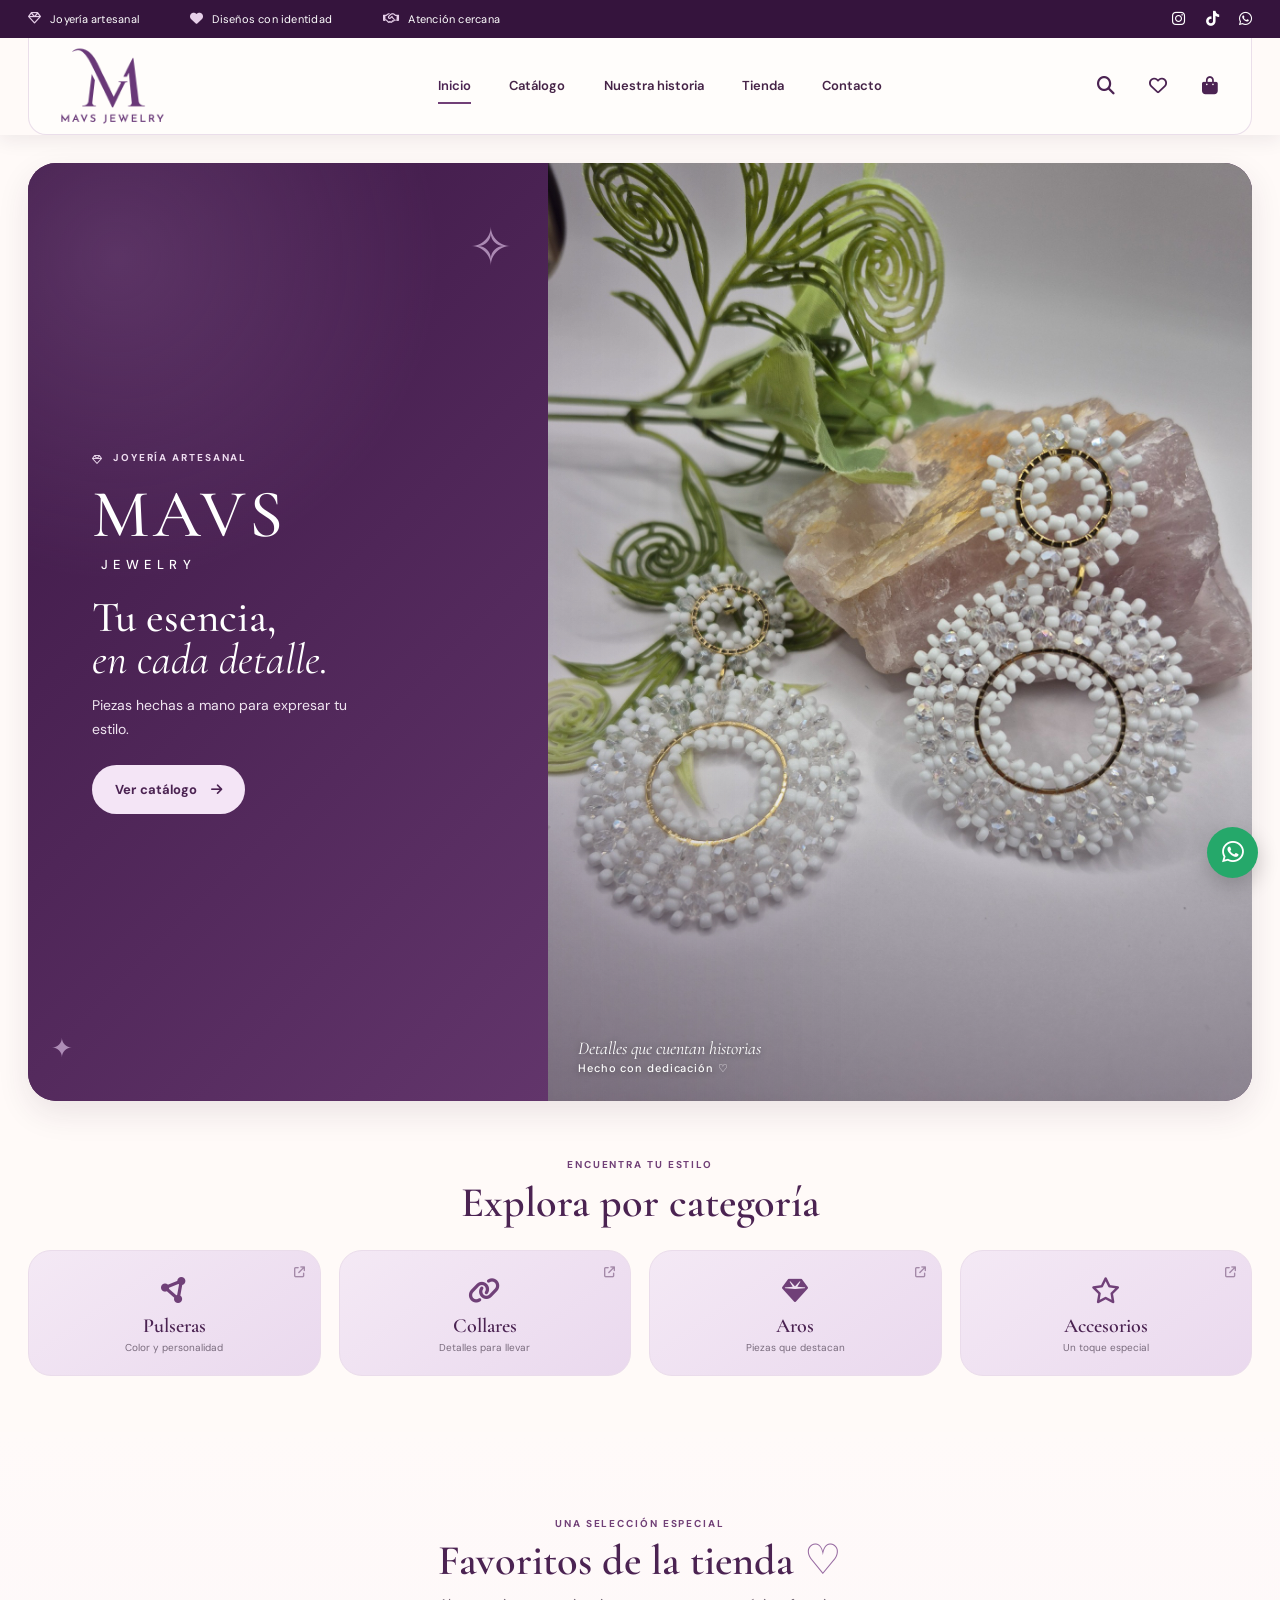
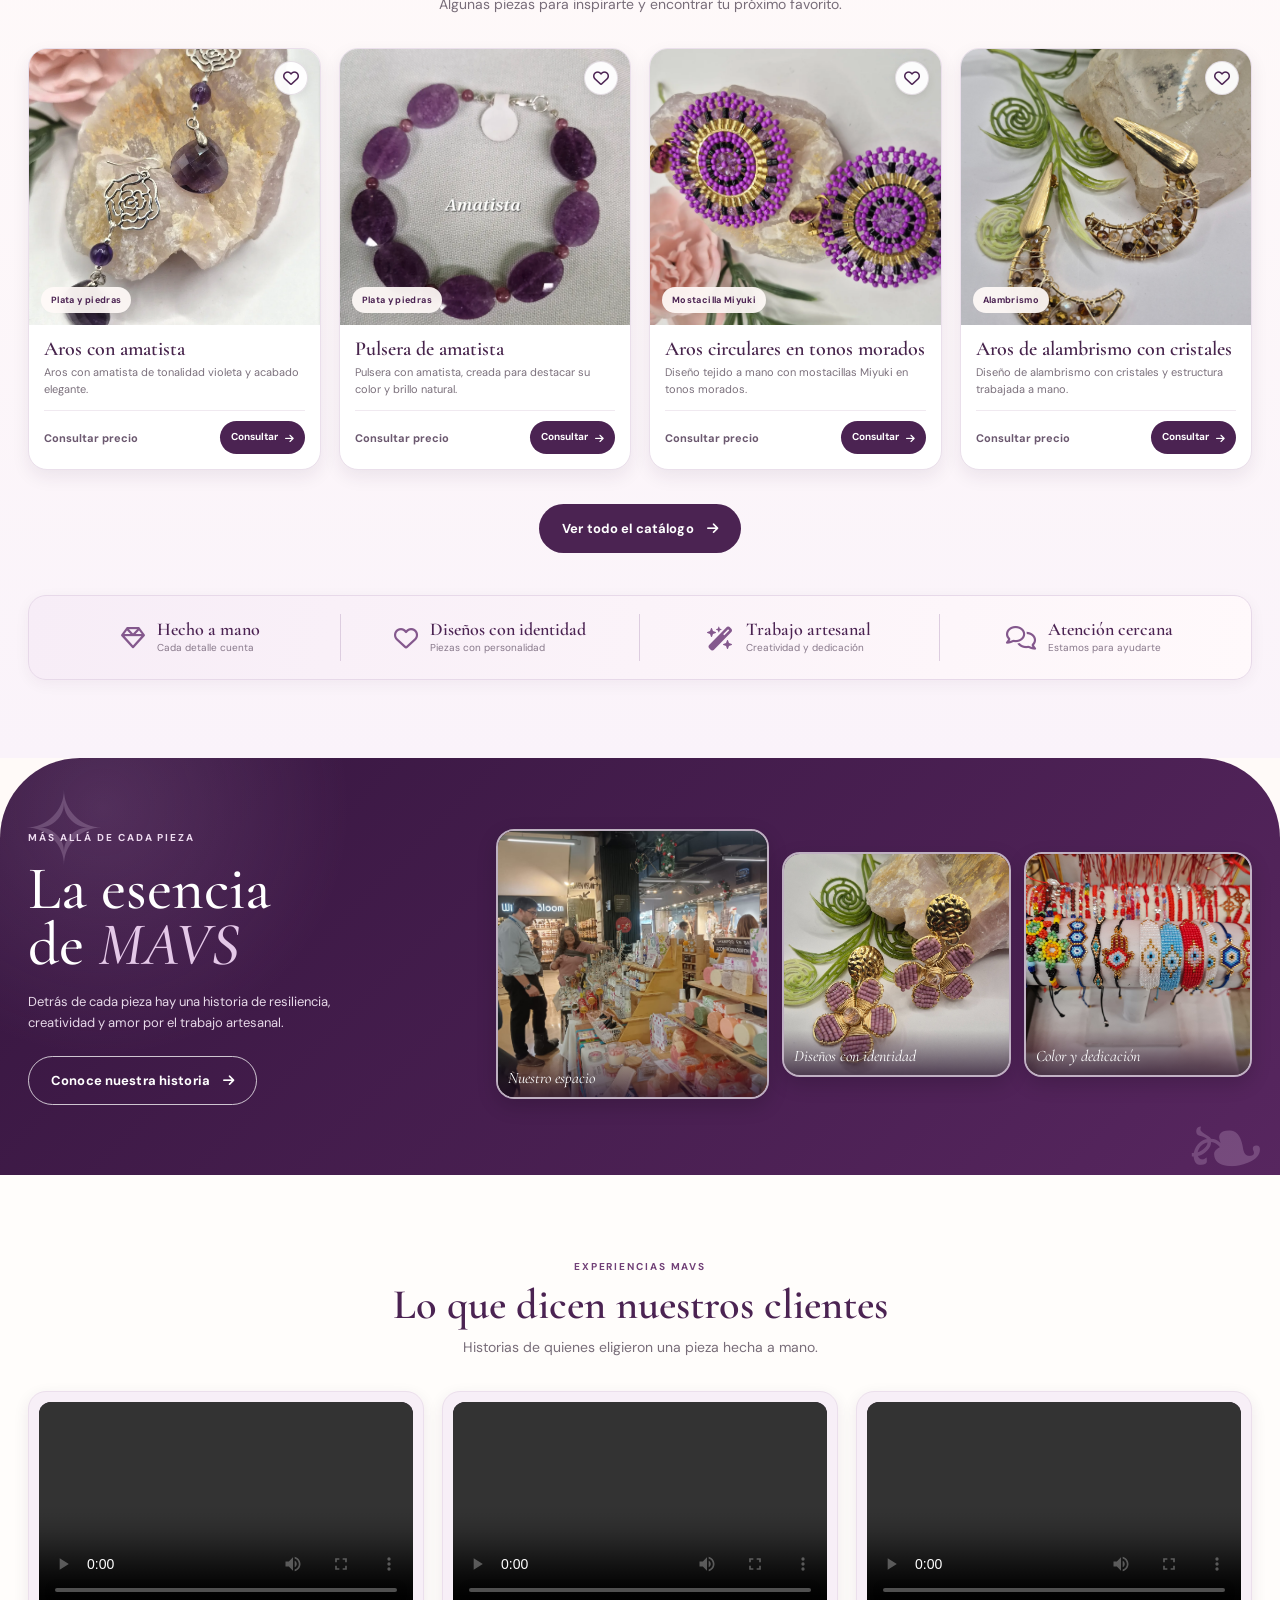
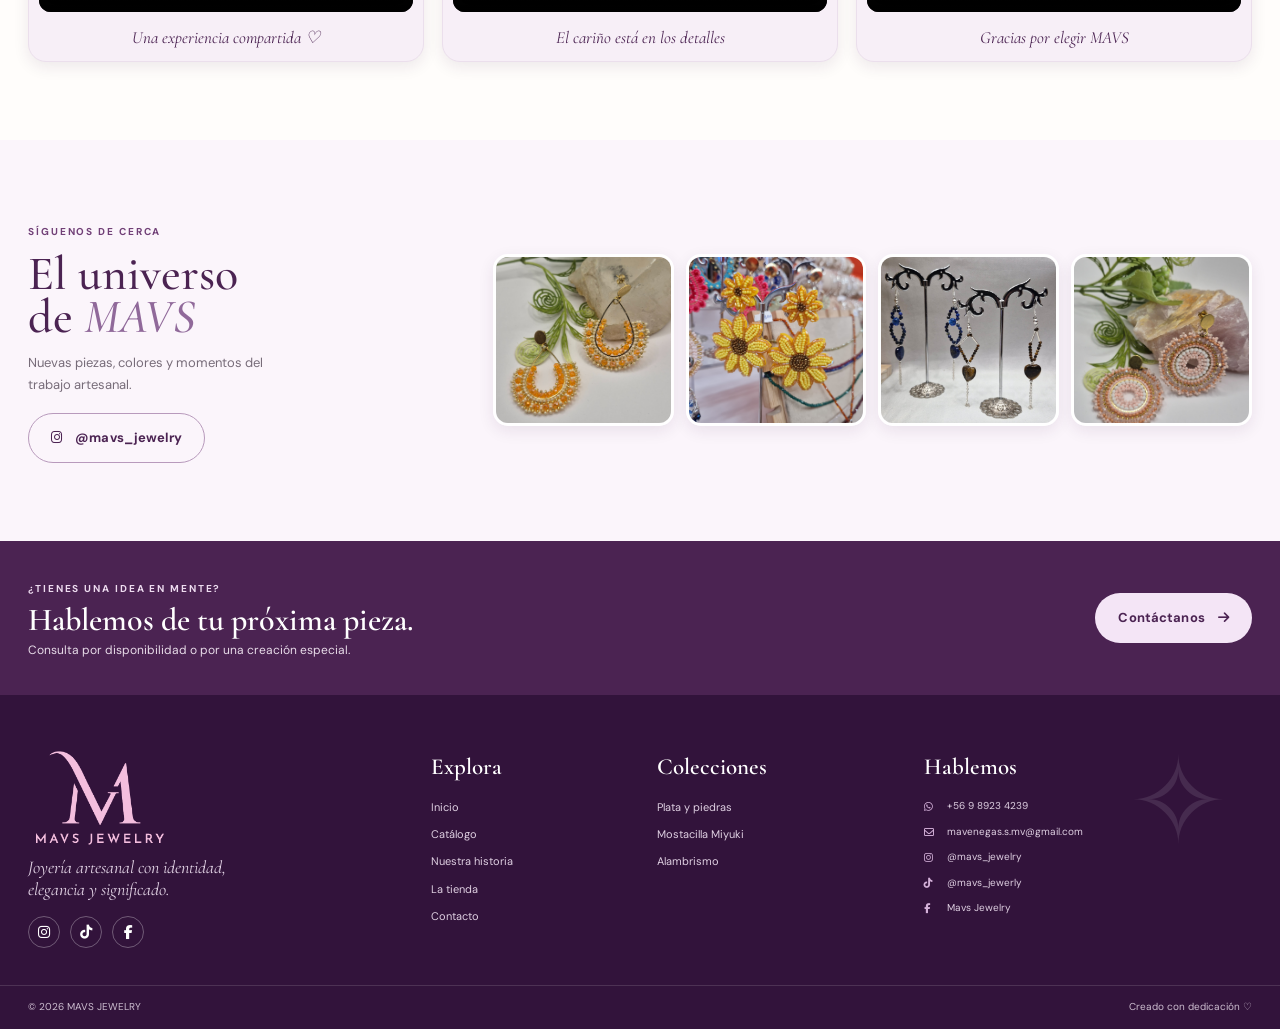
<file: index.html>
<!doctype html>
<html lang="es">
<head>
  <meta charset="utf-8">
  <meta name="viewport" content="width=device-width, initial-scale=1">
  <meta name="theme-color" content="#48204f">
  <meta name="description" content="MAVS JEWELRY: joyería artesanal en plata, piedras semipreciosas, mostacilla Miyuki y alambrismo.">
  <title>Inicio | MAVS JEWELRY</title>
  <link rel="preconnect" href="https://fonts.googleapis.com">
  <link rel="preconnect" href="https://fonts.gstatic.com" crossorigin>
  <link href="https://fonts.googleapis.com/css2?family=Cormorant+Garamond:wght@400;500;600;700&family=DM+Sans:wght@400;500;600;700&display=swap" rel="stylesheet">
  <link rel="stylesheet" href="https://cdnjs.cloudflare.com/ajax/libs/font-awesome/6.7.2/css/all.min.css">
  <link rel="stylesheet" href="css/mavs-site.css">
  
</head>
<body data-page="inicio">
  <div id="site-header"></div>
  <main id="contenido">
<section class="home-hero shell">
  <div class="home-hero-copy">
    <span class="eyebrow eyebrow-light"><i class="fa-regular fa-gem"></i> Joyería artesanal</span>
    <div class="hero-wordmark">MAVS<span>JEWELRY</span></div>
    <h1>Tu esencia,<br><em>en cada detalle.</em></h1>
    <p>Piezas hechas a mano para expresar tu estilo.</p>
    <a class="button button-cream" href="galeria.html">Ver catálogo <i class="fa-solid fa-arrow-right"></i></a>
    <span class="hero-spark hero-spark-one">✧</span><span class="hero-spark hero-spark-two">✦</span>
  </div>
  <div class="home-hero-photo">
    <img src="images/mavs/clientes/aros-circulares-blancos.jpg" alt="Aros artesanales blancos y dorados de MAVS JEWELRY">
    <div class="photo-caption"><span>Detalles que cuentan historias</span><b>Hecho con dedicación ♡</b></div>
  </div>
</section>

<section class="category-strip shell section-pad" aria-labelledby="cat-title">
  <div class="section-heading compact-heading"><span class="eyebrow">ENCUENTRA TU ESTILO</span><h2 id="cat-title">Explora por categoría</h2></div>
  <div class="category-grid">
    <a class="category-tile" href="galeria.html?tipo=pulseras"><span class="category-icon"><i class="fa-solid fa-circle-nodes"></i></span><strong>Pulseras</strong><small>Color y personalidad</small><i class="fa-solid fa-arrow-up-right-from-square tile-arrow"></i></a>
    <a class="category-tile" href="galeria.html?tipo=collares"><span class="category-icon"><i class="fa-solid fa-link"></i></span><strong>Collares</strong><small>Detalles para llevar</small><i class="fa-solid fa-arrow-up-right-from-square tile-arrow"></i></a>
    <a class="category-tile" href="galeria.html?tipo=aros"><span class="category-icon"><i class="fa-solid fa-gem"></i></span><strong>Aros</strong><small>Piezas que destacan</small><i class="fa-solid fa-arrow-up-right-from-square tile-arrow"></i></a>
    <a class="category-tile" href="galeria.html"><span class="category-icon"><i class="fa-regular fa-star"></i></span><strong>Accesorios</strong><small>Un toque especial</small><i class="fa-solid fa-arrow-up-right-from-square tile-arrow"></i></a>
  </div>
</section>

<section class="favorites-section section-pad" id="favoritos">
  <div class="shell">
    <div class="section-heading"><span class="eyebrow">UNA SELECCIÓN ESPECIAL</span><h2>Favoritos de la tienda <b>♡</b></h2><p>Algunas piezas para inspirarte y encontrar tu próximo favorito.</p></div>
    <div class="product-grid home-products" data-product-grid data-featured="true"></div>
    <div class="center-action"><a class="button button-purple" href="galeria.html">Ver todo el catálogo <i class="fa-solid fa-arrow-right"></i></a></div>
    <div class="benefit-strip">
      <div><i class="fa-regular fa-gem"></i><span><strong>Hecho a mano</strong><small>Cada detalle cuenta</small></span></div>
      <div><i class="fa-regular fa-heart"></i><span><strong>Diseños con identidad</strong><small>Piezas con personalidad</small></span></div>
      <div><i class="fa-solid fa-wand-magic-sparkles"></i><span><strong>Trabajo artesanal</strong><small>Creatividad y dedicación</small></span></div>
      <div><i class="fa-regular fa-comments"></i><span><strong>Atención cercana</strong><small>Estamos para ayudarte</small></span></div>
    </div>
  </div>
</section>

<section class="essence-section">
  <div class="shell essence-layout">
    <div class="essence-copy"><span class="eyebrow eyebrow-light">MÁS ALLÁ DE CADA PIEZA</span><h2>La esencia<br>de <em>MAVS</em></h2><p>Detrás de cada pieza hay una historia de resiliencia, creatividad y amor por el trabajo artesanal.</p><a class="button button-outline-light" href="nosotros.html">Conoce nuestra historia <i class="fa-solid fa-arrow-right"></i></a></div>
    <div class="essence-gallery">
      <figure class="essence-photo essence-photo-tall"><img src="images/mavs/clientes/puesto-mavs.jpg" alt="María Angélica atendiendo su puesto de MAVS JEWELRY"><figcaption>Nuestro espacio</figcaption></figure>
      <figure class="essence-photo"><img src="images/mavs/clientes/aros-flor-lila.jpg" alt="Detalle de aros florales tejidos con mostacillas"><figcaption>Diseños con identidad</figcaption></figure>
      <figure class="essence-photo"><img src="images/mavs/clientes/pulseras-miyuki.jpg" alt="Pulseras de mostacilla en distintos colores"><figcaption>Color y dedicación</figcaption></figure>
    </div>
  </div>
</section>

<section class="testimonials-section section-pad" id="testimonios">
  <div class="shell"><div class="section-heading"><span class="eyebrow">EXPERIENCIAS MAVS</span><h2>Lo que dicen nuestros clientes</h2><p>Historias de quienes eligieron una pieza hecha a mano.</p></div>
    <div class="video-grid">
      <article class="video-card"><video controls preload="metadata" playsinline><source src="images/mavs/Testimonio1.mp4" type="video/mp4">Tu navegador no puede reproducir este video.</video><p>Una experiencia compartida ♡</p></article>
      <article class="video-card"><video controls preload="metadata" playsinline><source src="images/mavs/Testimonio2.mp4" type="video/mp4">Tu navegador no puede reproducir este video.</video><p>El cariño está en los detalles</p></article>
      <article class="video-card"><video controls preload="metadata" playsinline><source src="images/mavs/Testimonio3.mp4" type="video/mp4">Tu navegador no puede reproducir este video.</video><p>Gracias por elegir MAVS</p></article>
    </div>
  </div>
</section>
<section class="instagram-section section-pad"><div class="shell instagram-layout"><div class="instagram-copy"><span class="eyebrow">SÍGUENOS DE CERCA</span><h2>El universo<br>de <em>MAVS</em></h2><p>Nuevas piezas, colores y momentos del trabajo artesanal.</p><a class="button button-outline-purple" href="https://www.instagram.com/mavs_jewelry/" target="_blank" rel="noopener"><i class="fa-brands fa-instagram"></i> @mavs_jewelry</a></div><div class="instagram-gallery"><a href="https://www.instagram.com/mavs_jewelry/" target="_blank" rel="noopener"><img src="images/mavs/clientes/aros-sol-naranja.jpg" alt="Aros artesanales en tonos naranjos"></a><a href="https://www.instagram.com/mavs_jewelry/" target="_blank" rel="noopener"><img src="images/mavs/clientes/aros-girasol.jpg" alt="Aros con diseño de girasol"></a><a href="https://www.instagram.com/mavs_jewelry/" target="_blank" rel="noopener"><img src="images/mavs/clientes/aros-colgantes-azules.jpg" alt="Aros colgantes en tonos azules"></a><a href="https://www.instagram.com/mavs_jewelry/" target="_blank" rel="noopener"><img src="images/mavs/clientes/aros-circulares-rosa.jpg" alt="Aros artesanales en tonos rosados"></a></div></div></section>
<section class="contact-ribbon"><div class="shell ribbon-inner"><div><span class="eyebrow eyebrow-light">¿TIENES UNA IDEA EN MENTE?</span><h2>Hablemos de tu próxima pieza.</h2><p>Consulta por disponibilidad o por una creación especial.</p></div><a class="button button-cream" href="contacto.html">Contáctanos <i class="fa-solid fa-arrow-right"></i></a></div></section>
</main>
  <div id="site-footer"></div>
  <a class="whatsapp-float" href="https://wa.me/56989234239" target="_blank" rel="noopener" aria-label="Consultar por WhatsApp"><i class="fa-brands fa-whatsapp"></i></a>
  <script src="js/mavs-data.js"></script>
  <script src="js/mavs-site.js"></script>
</body>
</html>
</file>
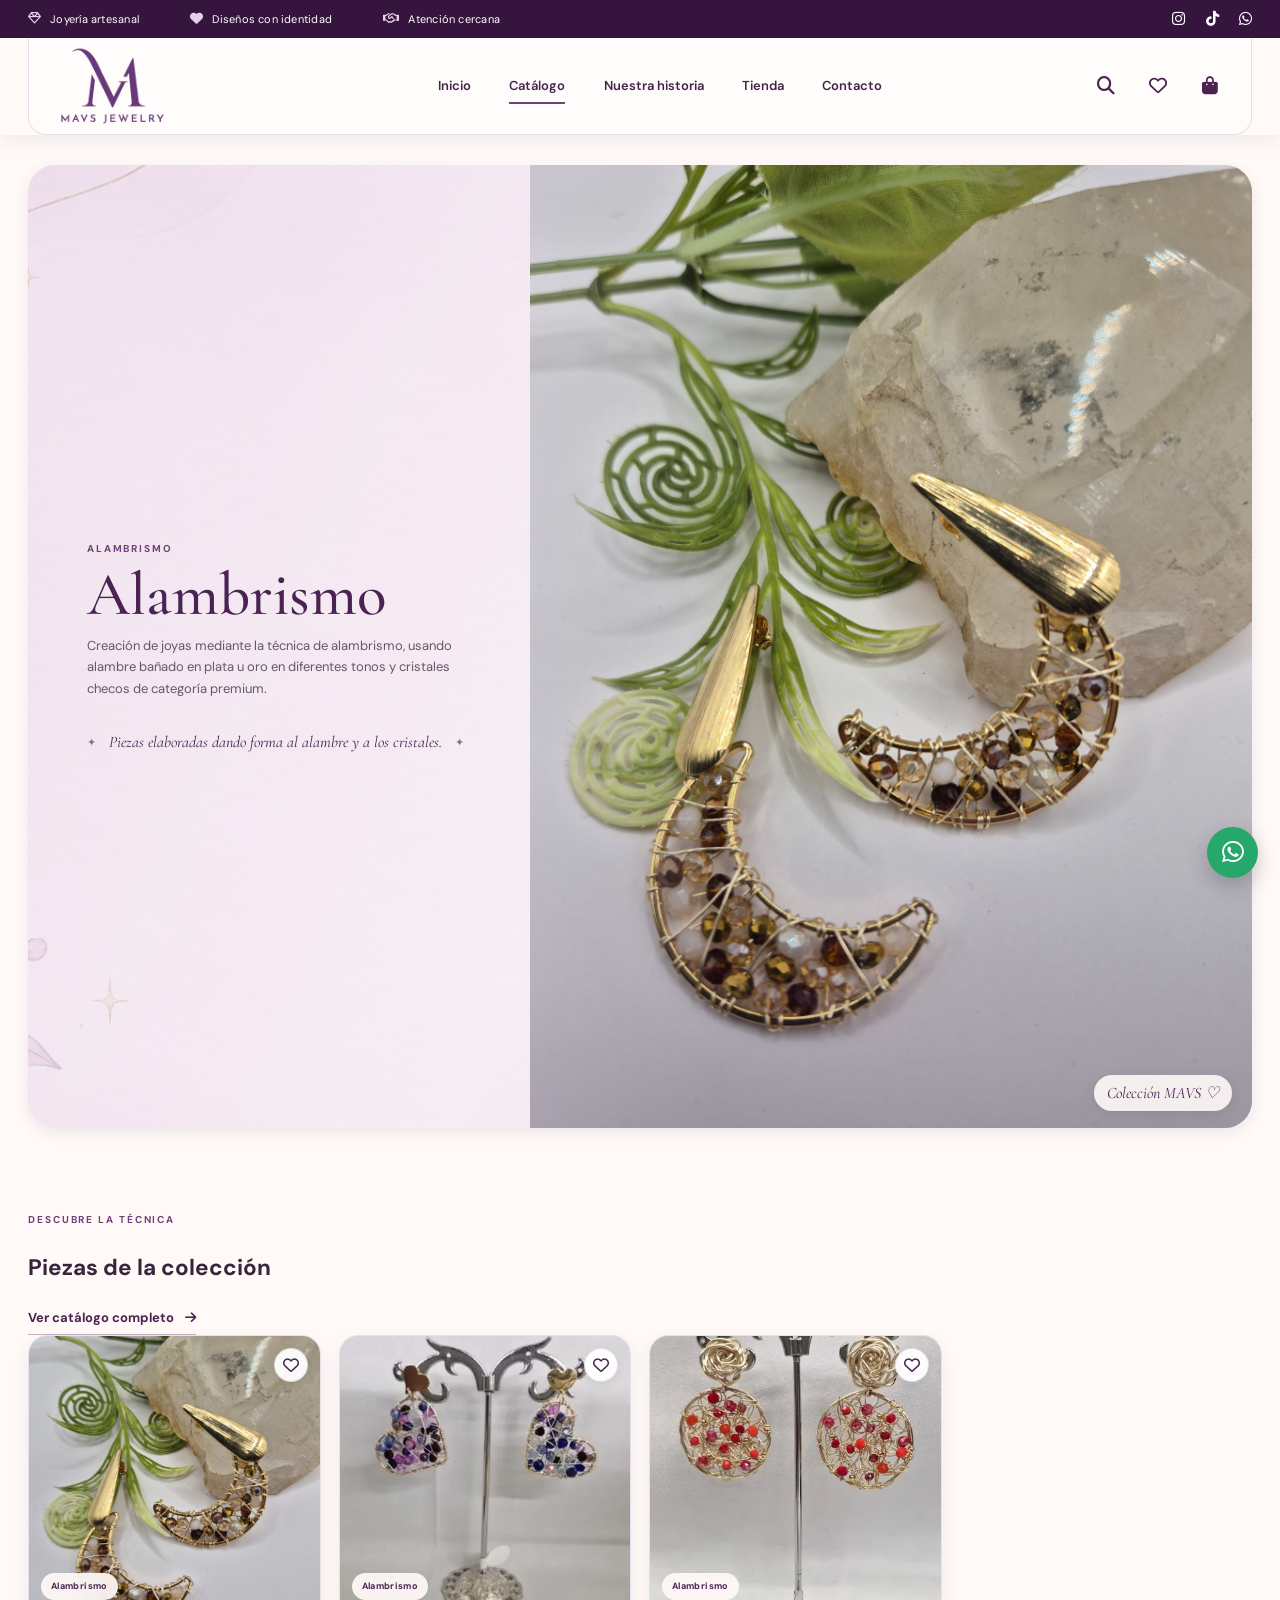
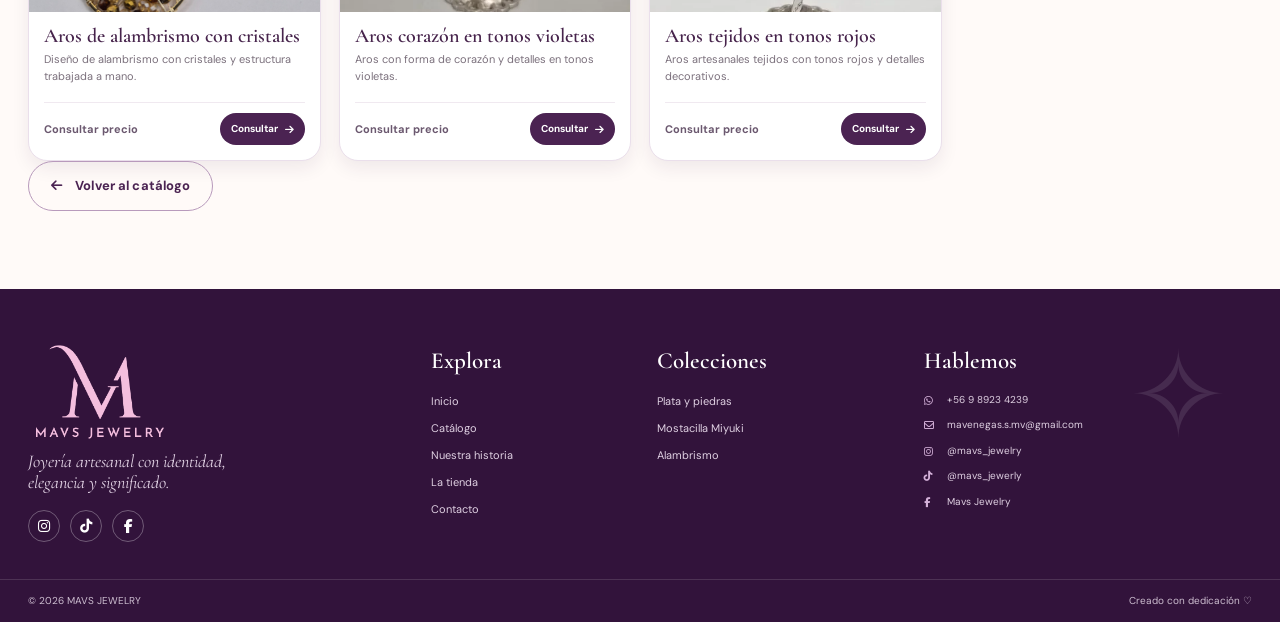
<file: alambrismo.html>
<!doctype html>
<html lang="es">
<head>
  <meta charset="utf-8">
  <meta name="viewport" content="width=device-width, initial-scale=1">
  <meta name="theme-color" content="#48204f">
  <meta name="description" content="MAVS JEWELRY: joyería artesanal en plata, piedras semipreciosas, mostacilla Miyuki y alambrismo.">
  <title>Alambrismo | MAVS JEWELRY</title>
  <link rel="preconnect" href="https://fonts.googleapis.com">
  <link rel="preconnect" href="https://fonts.gstatic.com" crossorigin>
  <link href="https://fonts.googleapis.com/css2?family=Cormorant+Garamond:wght@400;500;600;700&family=DM+Sans:wght@400;500;600;700&display=swap" rel="stylesheet">
  <link rel="stylesheet" href="https://cdnjs.cloudflare.com/ajax/libs/font-awesome/6.7.2/css/all.min.css">
  <link rel="stylesheet" href="css/mavs-site.css">
  
</head>
<body data-page="alambrismo">
  <div id="site-header"></div>
  <main id="contenido">
<section class="page-masthead shell collection-masthead">
  <div class="masthead-copy"><span class="eyebrow">ALAMBRISMO</span><h1>Alambrismo</h1><p>Creación de joyas mediante la técnica de alambrismo, usando alambre bañado en plata u oro en diferentes tonos y cristales checos de categoría premium.</p><div class="collection-ornament">✦ <span>Piezas elaboradas dando forma al alambre y a los cristales.</span> ✦</div></div>
  <div class="masthead-image"><img src="images/mavs/clientes/aros-luna-ambar.jpg" alt="Colección Alambrismo de MAVS JEWELRY"><span class="image-note">Colección MAVS ♡</span></div>
</section>
<section class="collection-products shell section-pad"><div class="collection-intro"><div><span class="eyebrow">DESCUBRE LA TÉCNICA</span><h2>Piezas de la colección</h2></div><a class="text-link" href="galeria.html">Ver catálogo completo <i class="fa-solid fa-arrow-right"></i></a></div><div class="product-grid" data-product-grid data-collection="alambrismo"></div><div class="collection-return"><a class="button button-outline-purple" href="galeria.html"><i class="fa-solid fa-arrow-left"></i> Volver al catálogo</a></div></section>
</main>
  <div id="site-footer"></div>
  <a class="whatsapp-float" href="https://wa.me/56989234239" target="_blank" rel="noopener" aria-label="Consultar por WhatsApp"><i class="fa-brands fa-whatsapp"></i></a>
  <script src="js/mavs-data.js"></script>
  <script src="js/mavs-site.js"></script>
</body>
</html>
</file>
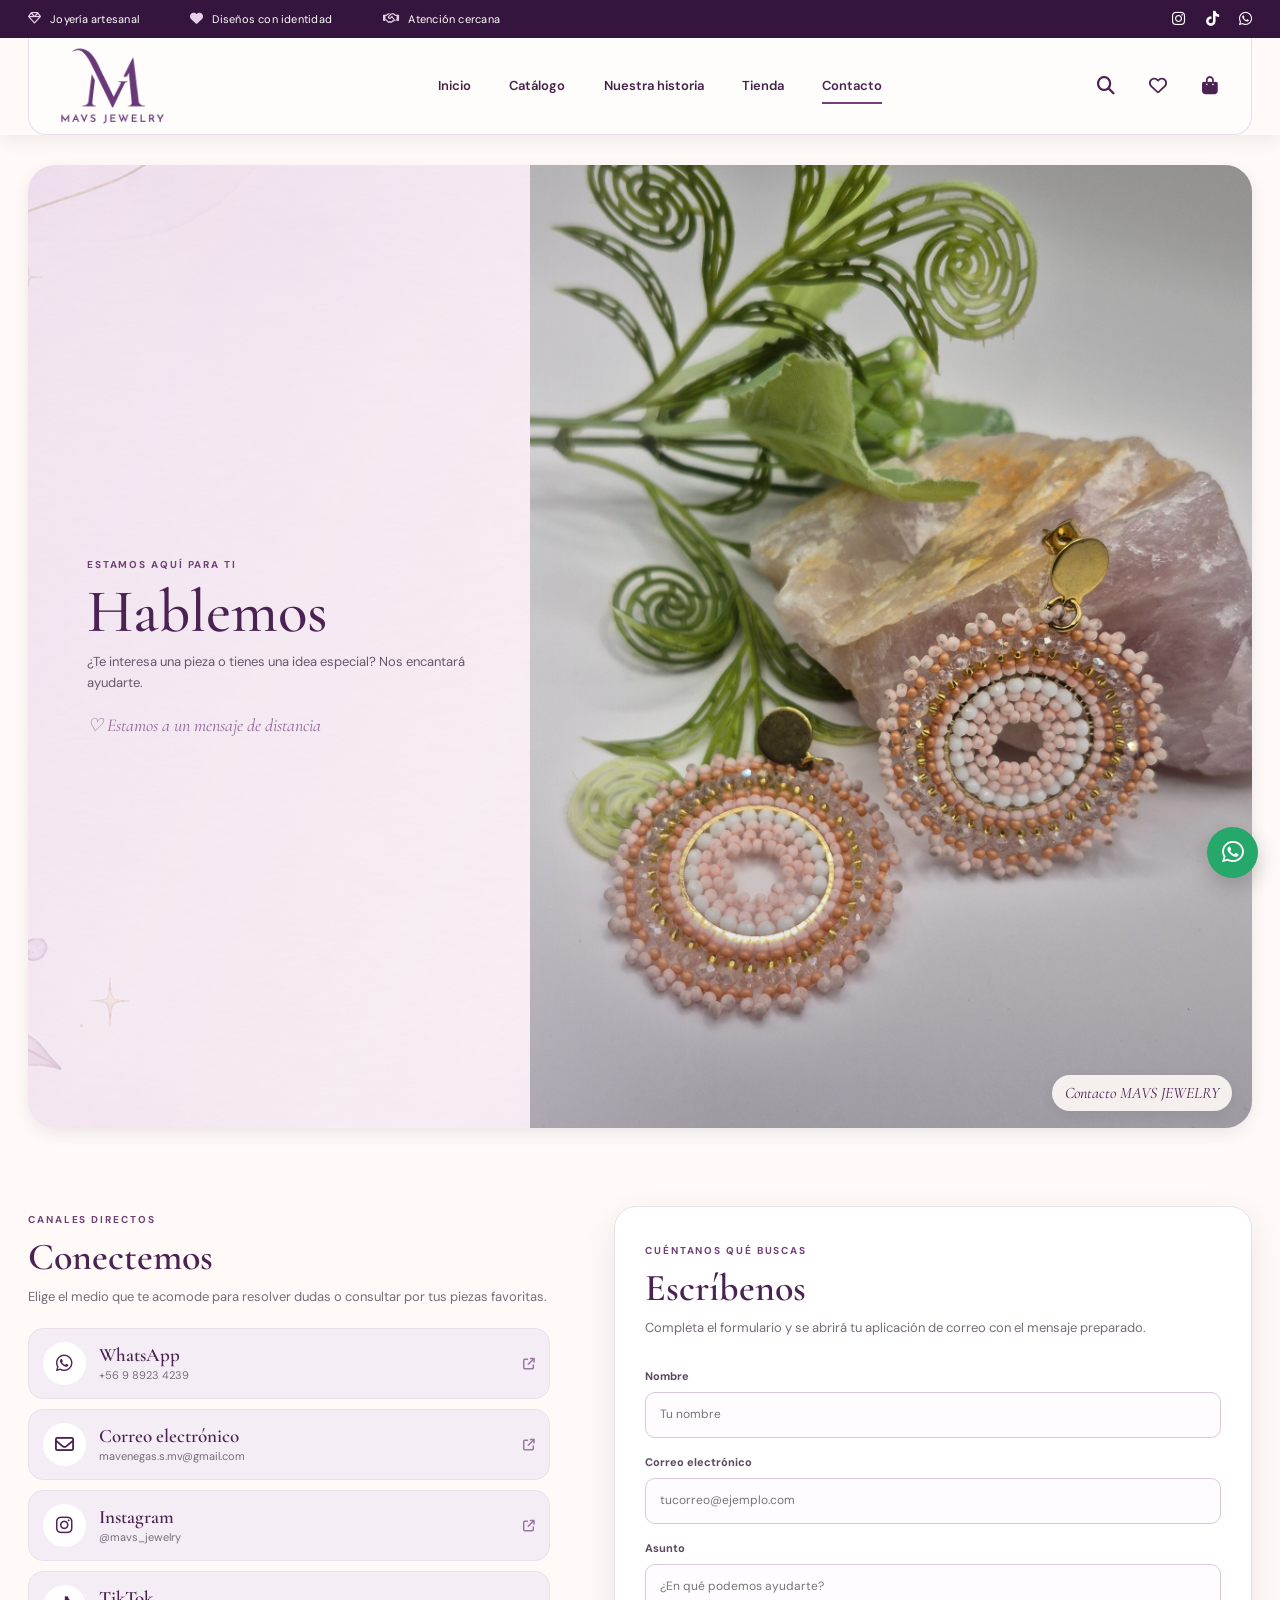
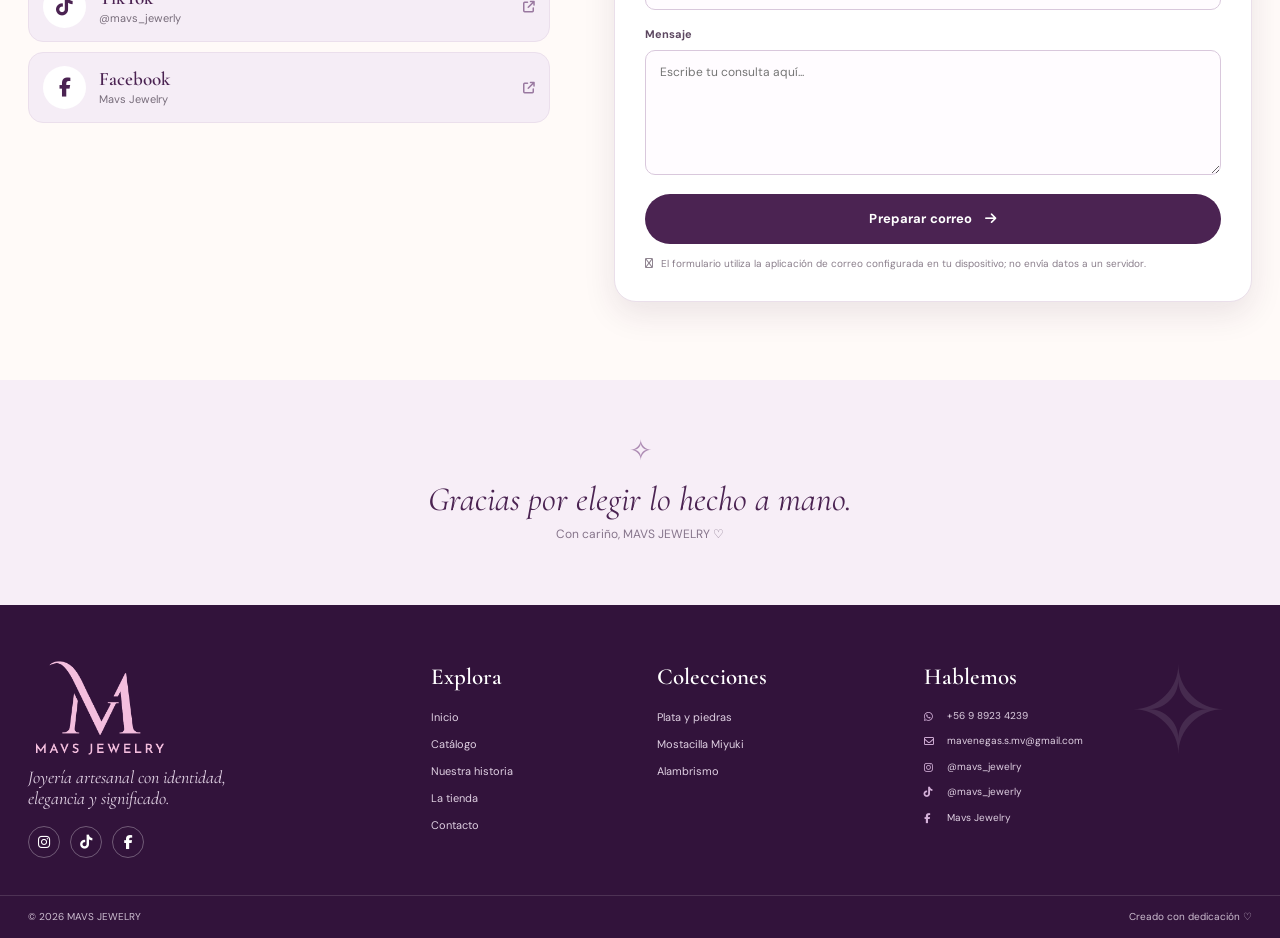
<file: contacto.html>
<!doctype html>
<html lang="es">
<head>
  <meta charset="utf-8">
  <meta name="viewport" content="width=device-width, initial-scale=1">
  <meta name="theme-color" content="#48204f">
  <meta name="description" content="MAVS JEWELRY: joyería artesanal en plata, piedras semipreciosas, mostacilla Miyuki y alambrismo.">
  <title>Contacto | MAVS JEWELRY</title>
  <link rel="preconnect" href="https://fonts.googleapis.com">
  <link rel="preconnect" href="https://fonts.gstatic.com" crossorigin>
  <link href="https://fonts.googleapis.com/css2?family=Cormorant+Garamond:wght@400;500;600;700&family=DM+Sans:wght@400;500;600;700&display=swap" rel="stylesheet">
  <link rel="stylesheet" href="https://cdnjs.cloudflare.com/ajax/libs/font-awesome/6.7.2/css/all.min.css">
  <link rel="stylesheet" href="css/mavs-site.css">
  
</head>
<body data-page="contacto">
  <div id="site-header"></div>
  <main id="contenido">
<section class="page-masthead shell masthead-contact">
  <div class="masthead-copy"><span class="eyebrow">ESTAMOS AQUÍ PARA TI</span><h1>Hablemos</h1><p>¿Te interesa una pieza o tienes una idea especial? Nos encantará ayudarte.</p><span class="contact-handwritten">♡ Estamos a un mensaje de distancia</span></div>
  <div class="masthead-image"><img src="images/mavs/clientes/aros-circulares-rosa.jpg" alt="Aros artesanales en tonos rosados y dorados"><span class="image-note">Contacto MAVS JEWELRY</span></div>
</section>
<section class="contact-layout shell section-pad">
  <div class="contact-channels"><span class="eyebrow">CANALES DIRECTOS</span><h2>Conectemos</h2><p>Elige el medio que te acomode para resolver dudas o consultar por tus piezas favoritas.</p>
    <a class="contact-channel" href="https://wa.me/56989234239" target="_blank" rel="noopener"><span class="channel-icon"><i class="fa-brands fa-whatsapp"></i></span><span><strong>WhatsApp</strong><small>+56 9 8923 4239</small></span><i class="fa-solid fa-arrow-up-right-from-square"></i></a>
    <a class="contact-channel" href="mailto:mavenegas.s.mv@gmail.com"><span class="channel-icon"><i class="fa-regular fa-envelope"></i></span><span><strong>Correo electrónico</strong><small>mavenegas.s.mv@gmail.com</small></span><i class="fa-solid fa-arrow-up-right-from-square"></i></a>
    <a class="contact-channel" href="https://www.instagram.com/mavs_jewelry/" target="_blank" rel="noopener"><span class="channel-icon"><i class="fa-brands fa-instagram"></i></span><span><strong>Instagram</strong><small>@mavs_jewelry</small></span><i class="fa-solid fa-arrow-up-right-from-square"></i></a>
    <a class="contact-channel" href="https://www.tiktok.com/@mavs_jewerly" target="_blank" rel="noopener"><span class="channel-icon"><i class="fa-brands fa-tiktok"></i></span><span><strong>TikTok</strong><small>@mavs_jewerly</small></span><i class="fa-solid fa-arrow-up-right-from-square"></i></a>
    <a class="contact-channel" href="https://www.facebook.com/profile.php?id=61570840502174" target="_blank" rel="noopener"><span class="channel-icon"><i class="fa-brands fa-facebook-f"></i></span><span><strong>Facebook</strong><small>Mavs Jewelry</small></span><i class="fa-solid fa-arrow-up-right-from-square"></i></a>
  </div>
  <div class="contact-form-card"><span class="eyebrow">CUÉNTANOS QUÉ BUSCAS</span><h2>Escríbenos</h2><p>Completa el formulario y se abrirá tu aplicación de correo con el mensaje preparado.</p>
    <form id="contact-form"><label for="contact-name">Nombre</label><input id="contact-name" name="nombre" type="text" placeholder="Tu nombre" required><label for="contact-email">Correo electrónico</label><input id="contact-email" name="correo" type="email" placeholder="tucorreo@ejemplo.com" required><label for="contact-subject">Asunto</label><input id="contact-subject" name="asunto" type="text" placeholder="¿En qué podemos ayudarte?" required><label for="contact-message">Mensaje</label><textarea id="contact-message" name="mensaje" rows="5" placeholder="Escribe tu consulta aquí..." required></textarea><button class="button button-purple form-submit" type="submit">Preparar correo <i class="fa-solid fa-arrow-right"></i></button></form>
    <p class="form-note"><i class="fa-regular fa-circle-info"></i> El formulario utiliza la aplicación de correo configurada en tu dispositivo; no envía datos a un servidor.</p>
  </div>
</section>
<section class="contact-signoff"><div class="shell"><span class="decor-star">✧</span><h2>Gracias por elegir lo hecho a mano.</h2><p>Con cariño, MAVS JEWELRY ♡</p></div></section>
</main>
  <div id="site-footer"></div>
  <a class="whatsapp-float" href="https://wa.me/56989234239" target="_blank" rel="noopener" aria-label="Consultar por WhatsApp"><i class="fa-brands fa-whatsapp"></i></a>
  <script src="js/mavs-data.js"></script>
  <script src="js/mavs-site.js"></script>
</body>
</html>
</file>
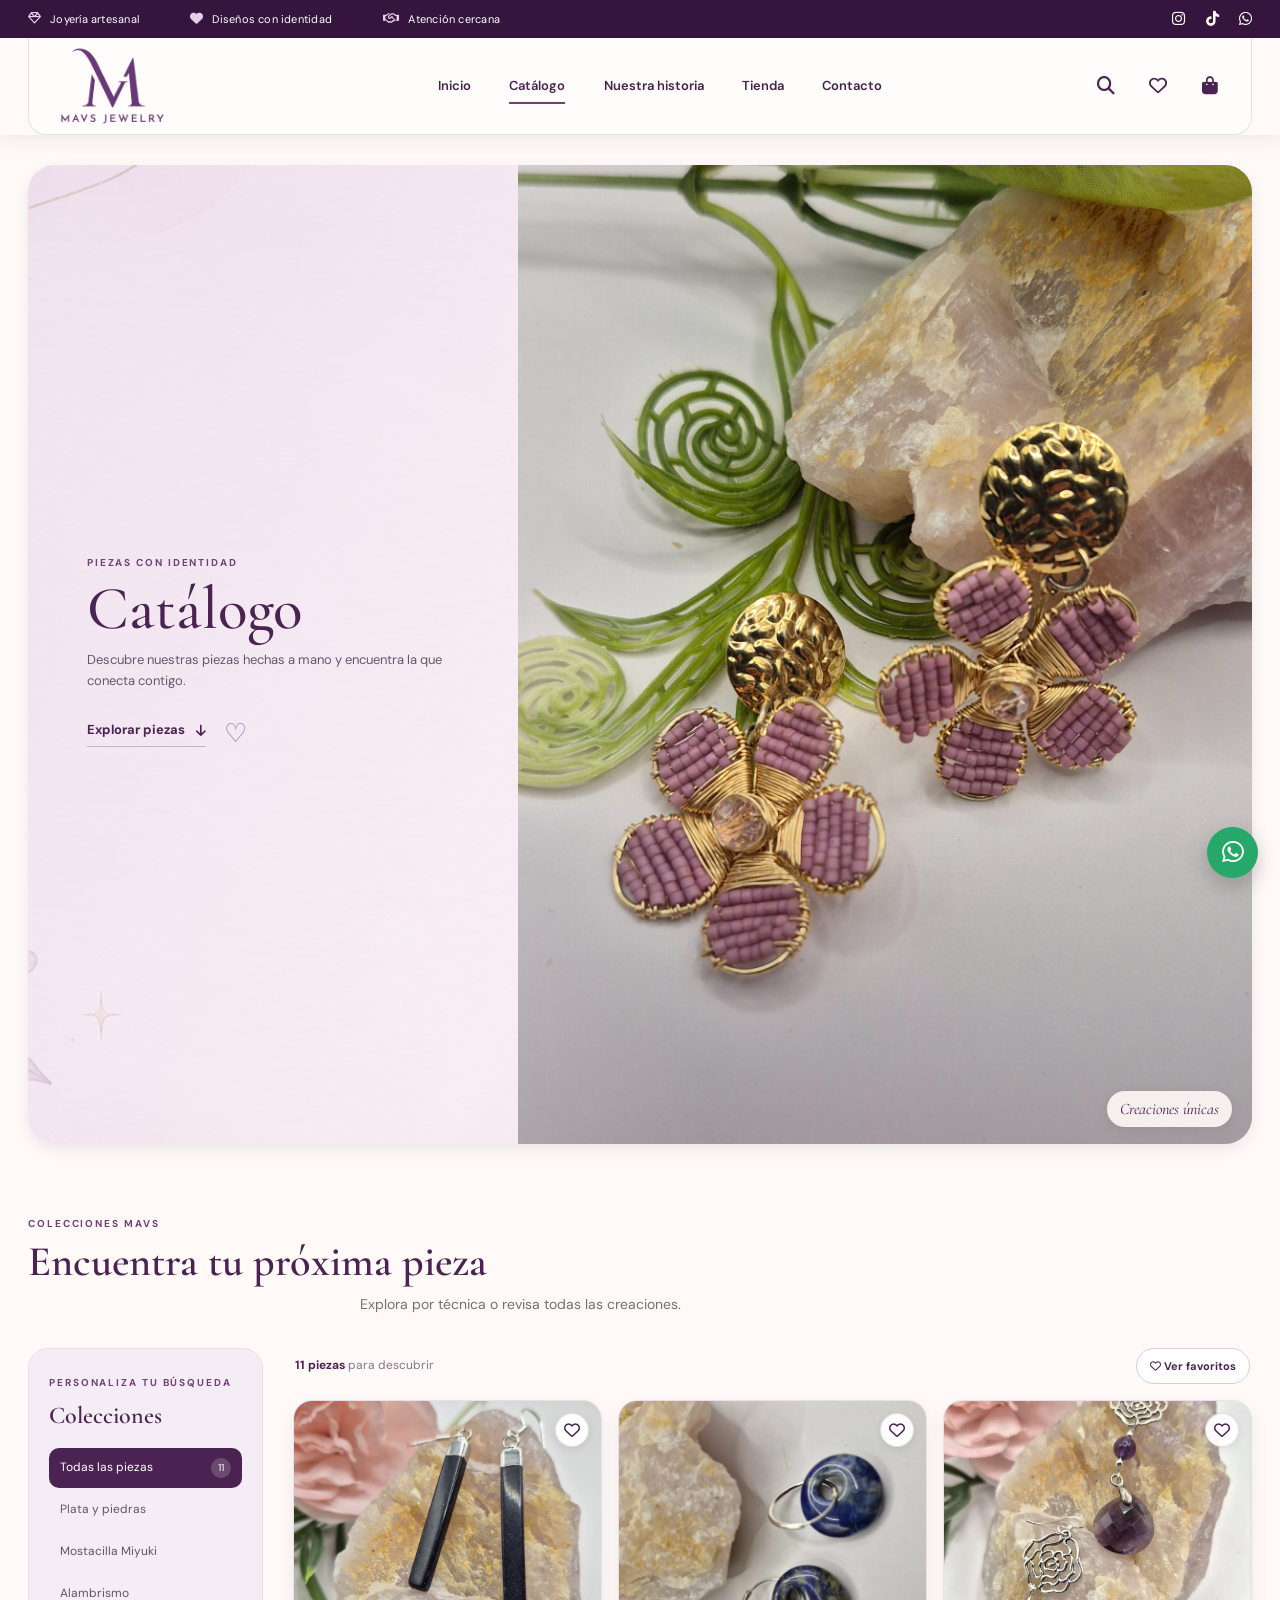
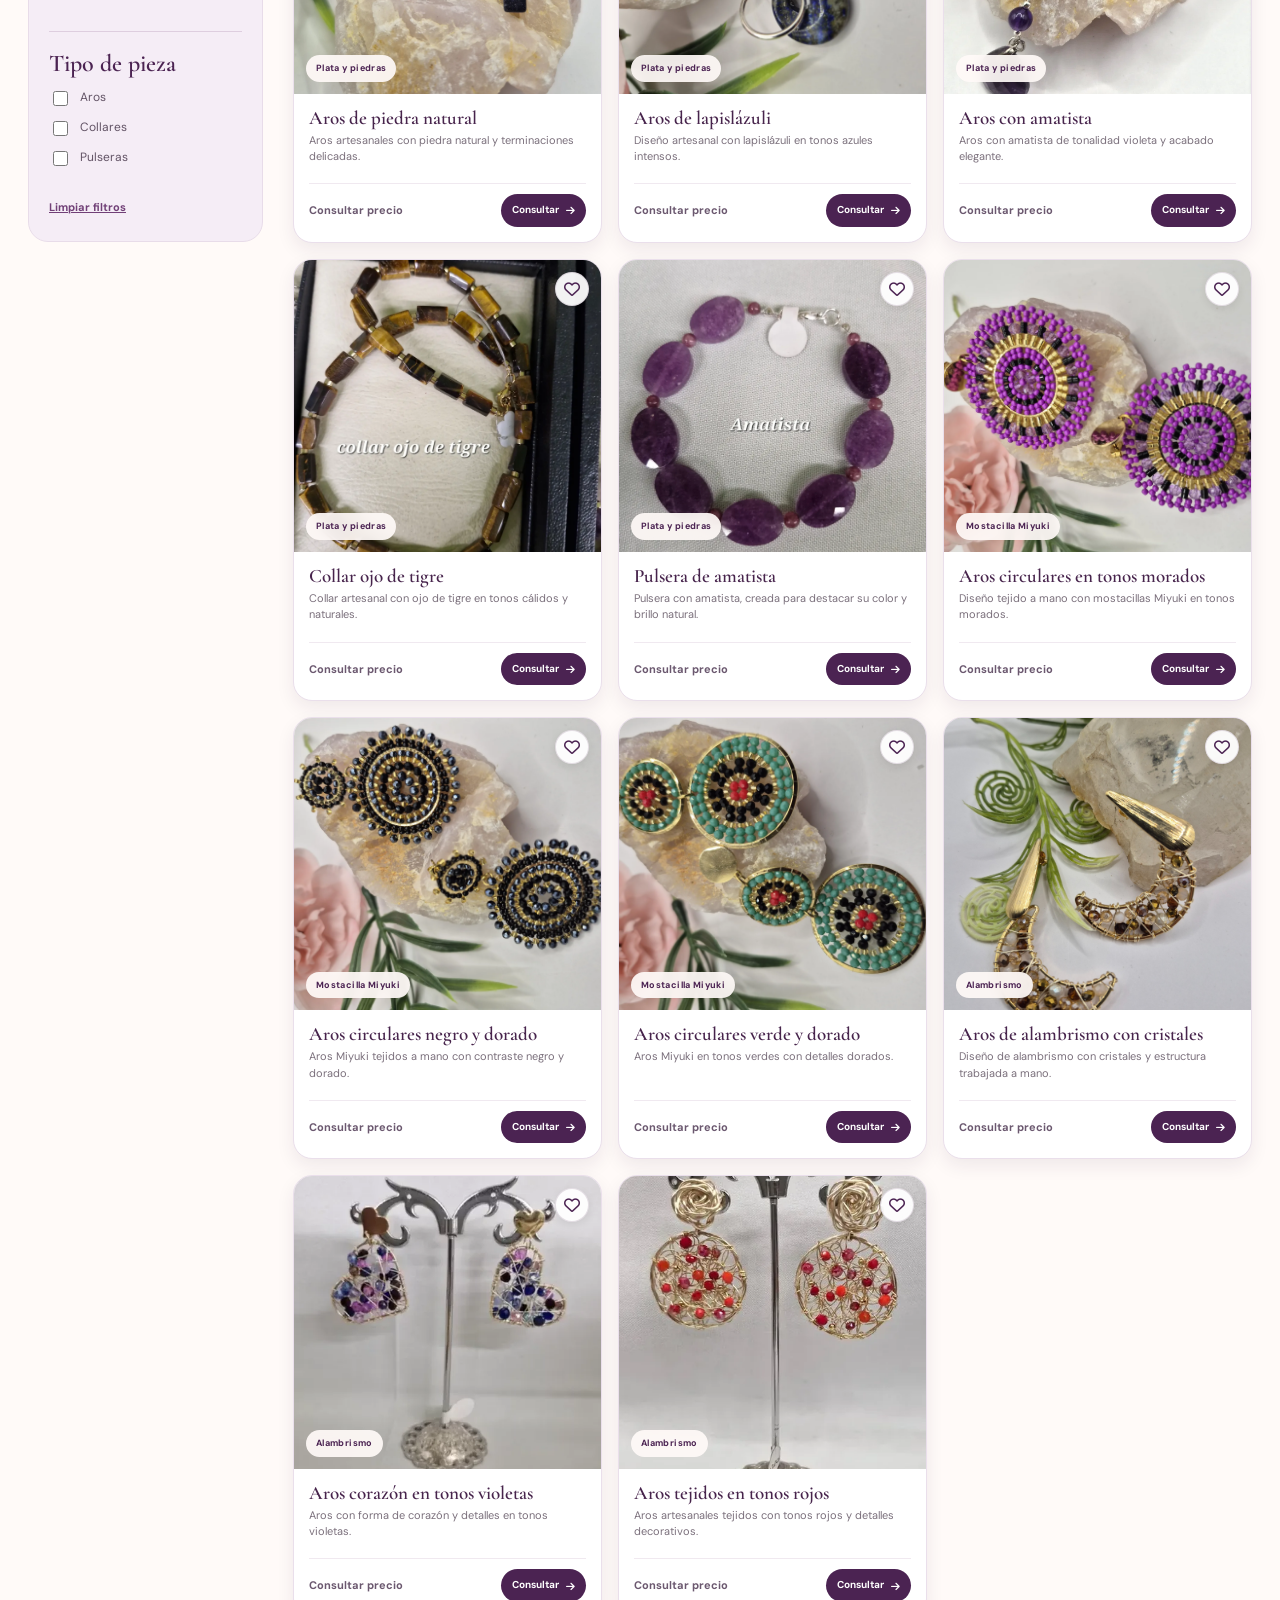
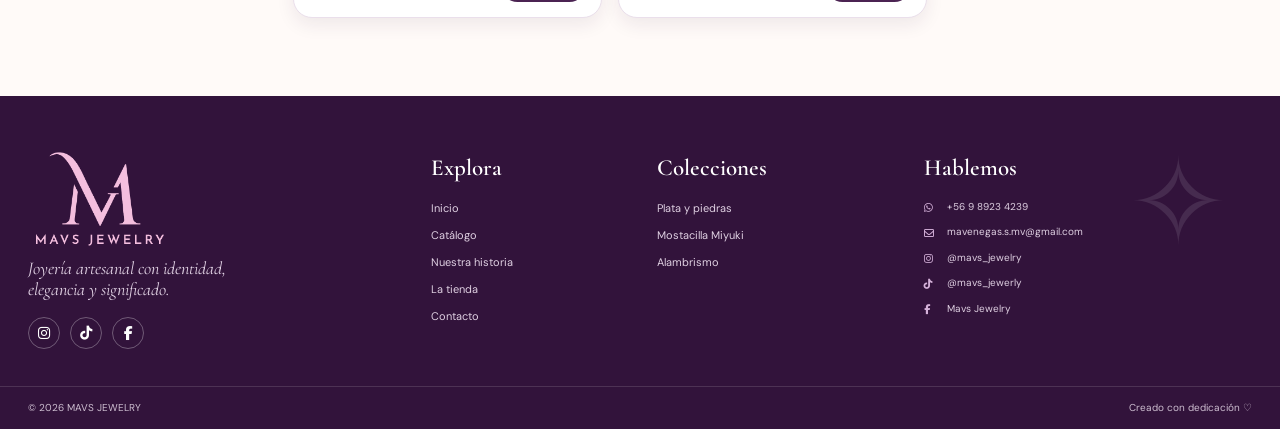
<file: galeria.html>
<!doctype html>
<html lang="es">
<head>
  <meta charset="utf-8">
  <meta name="viewport" content="width=device-width, initial-scale=1">
  <meta name="theme-color" content="#48204f">
  <meta name="description" content="MAVS JEWELRY: joyería artesanal en plata, piedras semipreciosas, mostacilla Miyuki y alambrismo.">
  <title>Catálogo | MAVS JEWELRY</title>
  <link rel="preconnect" href="https://fonts.googleapis.com">
  <link rel="preconnect" href="https://fonts.gstatic.com" crossorigin>
  <link href="https://fonts.googleapis.com/css2?family=Cormorant+Garamond:wght@400;500;600;700&family=DM+Sans:wght@400;500;600;700&display=swap" rel="stylesheet">
  <link rel="stylesheet" href="https://cdnjs.cloudflare.com/ajax/libs/font-awesome/6.7.2/css/all.min.css">
  <link rel="stylesheet" href="css/mavs-site.css">
  
</head>
<body data-page="catalogo">
  <div id="site-header"></div>
  <main id="contenido">
<section class="page-masthead shell masthead-catalog">
  <div class="masthead-copy"><span class="eyebrow">PIEZAS CON IDENTIDAD</span><h1>Catálogo</h1><p>Descubre nuestras piezas hechas a mano y encuentra la que conecta contigo.</p><div class="masthead-links"><a class="text-link" href="#catalogo">Explorar piezas <i class="fa-solid fa-arrow-down"></i></a><span>♡</span></div></div>
  <div class="masthead-image"><img src="images/mavs/clientes/aros-flor-lila.jpg" alt="Aros florales lila hechos a mano"><span class="image-note">Creaciones únicas</span></div>
</section>
<section class="catalog-section shell section-pad" id="catalogo">
  <div class="section-heading align-left"><span class="eyebrow">COLECCIONES MAVS</span><h2>Encuentra tu próxima pieza</h2><p>Explora por técnica o revisa todas las creaciones.</p></div>
  <div class="catalog-layout">
    <aside class="filter-panel"><div class="filter-panel-head"><span class="eyebrow">PERSONALIZA TU BÚSQUEDA</span><h3>Colecciones</h3></div>
      <button class="filter-button active" data-filter="all">Todas las piezas <span>11</span></button>
      <button class="filter-button" data-filter="plata">Plata y piedras</button>
      <button class="filter-button" data-filter="miyuki">Mostacilla Miyuki</button>
      <button class="filter-button" data-filter="alambrismo">Alambrismo</button>
      <div class="filter-divider"></div><h3>Tipo de pieza</h3>
      <label class="check-filter"><input type="checkbox" data-type="aros"> Aros</label>
      <label class="check-filter"><input type="checkbox" data-type="collares"> Collares</label>
      <label class="check-filter"><input type="checkbox" data-type="pulseras"> Pulseras</label>
      <button class="clear-filters" data-clear-filters>Limpiar filtros</button>
    </aside>
    <div class="catalog-results"><div class="catalog-results-head"><p><strong data-result-count>11 piezas</strong> para descubrir</p><button class="favorite-filter" data-favorites-only><i class="fa-regular fa-heart"></i> Ver favoritos</button></div><div class="product-grid catalog-products" id="favoritos" data-product-grid data-collection="all"></div><p class="empty-state" data-empty-state hidden>No hay piezas que coincidan con tu búsqueda.</p></div>
  </div>
</section>
</main>
  <div id="site-footer"></div>
  <a class="whatsapp-float" href="https://wa.me/56989234239" target="_blank" rel="noopener" aria-label="Consultar por WhatsApp"><i class="fa-brands fa-whatsapp"></i></a>
  <script src="js/mavs-data.js"></script>
  <script src="js/mavs-site.js"></script>
</body>
</html>
</file>
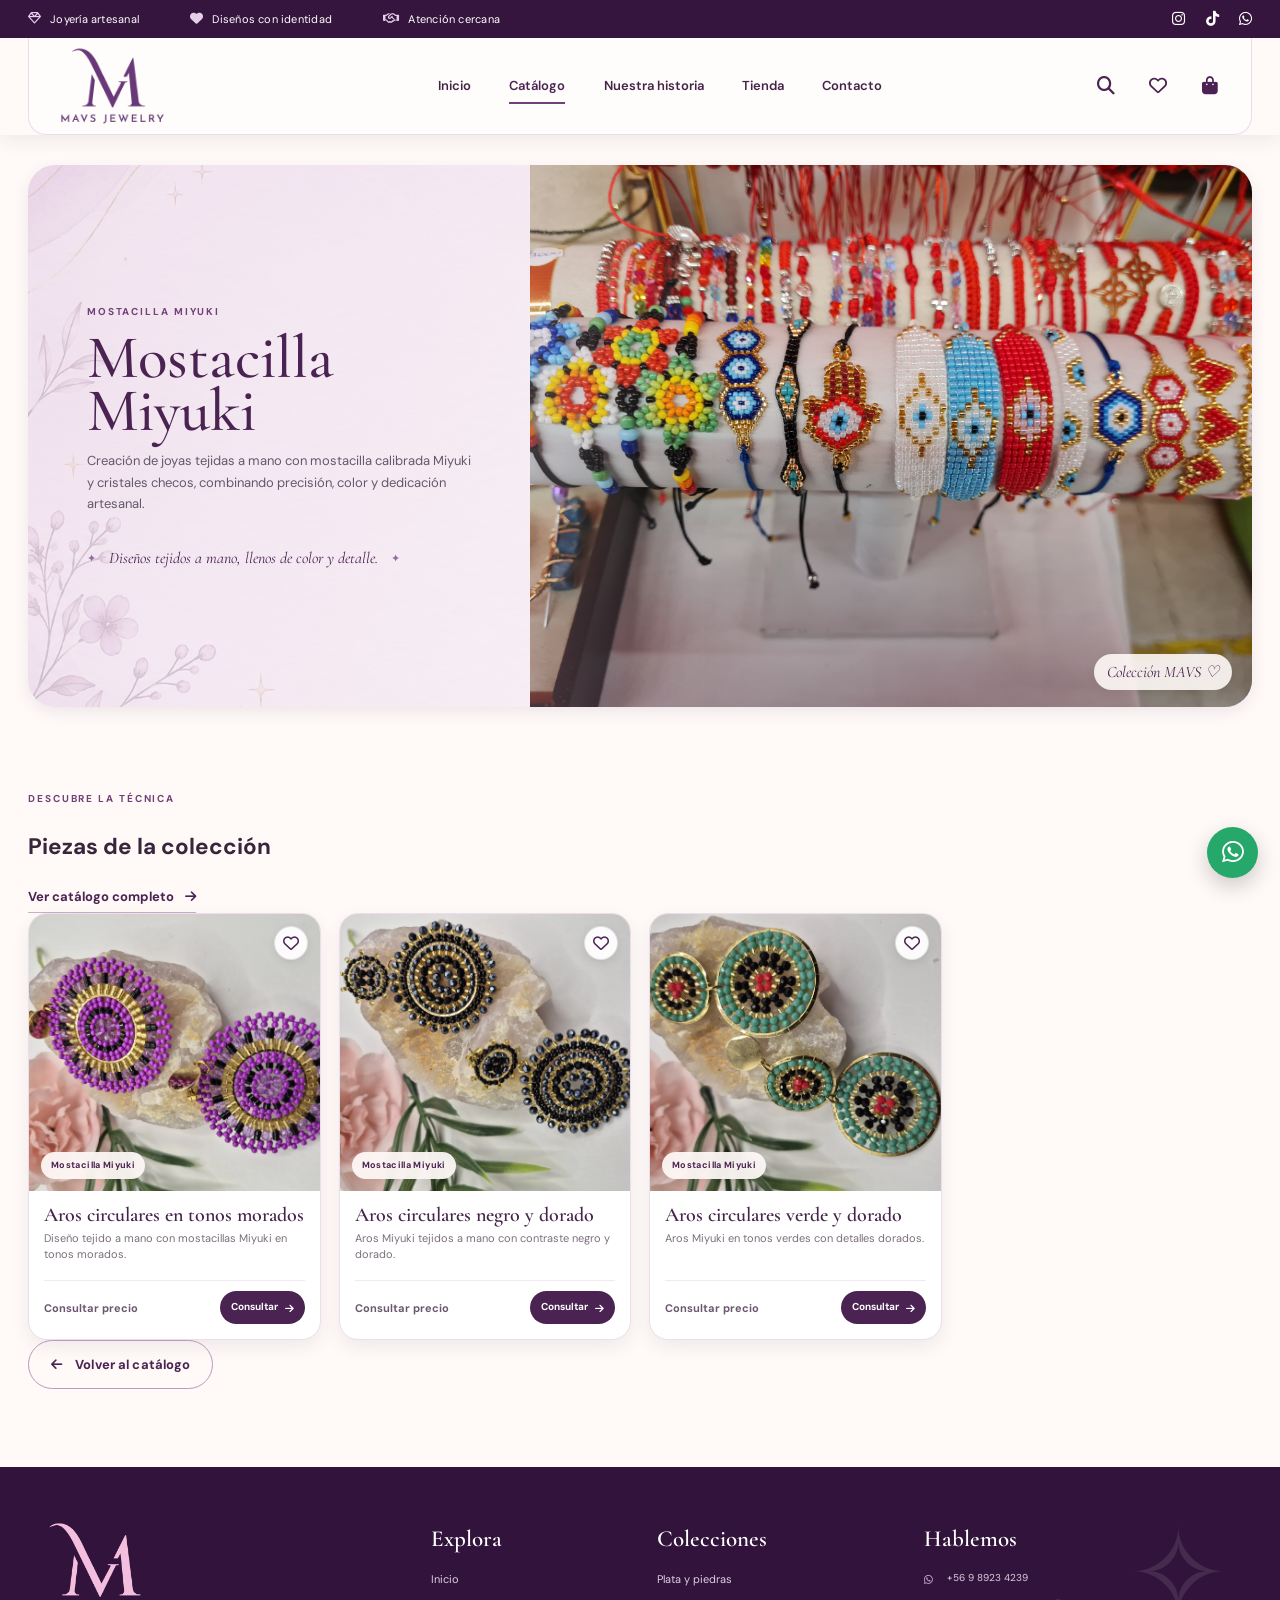
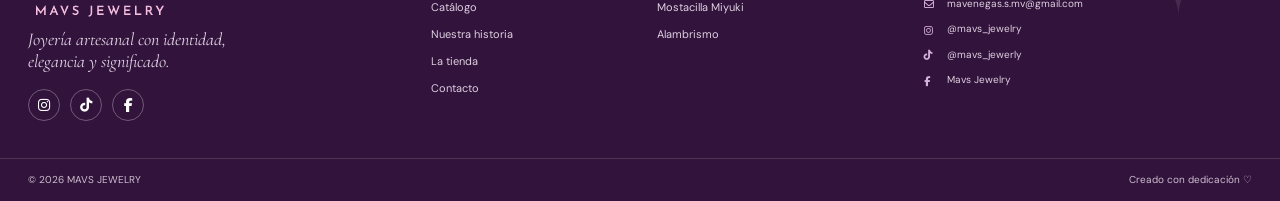
<file: miyuki.html>
<!doctype html>
<html lang="es">
<head>
  <meta charset="utf-8">
  <meta name="viewport" content="width=device-width, initial-scale=1">
  <meta name="theme-color" content="#48204f">
  <meta name="description" content="MAVS JEWELRY: joyería artesanal en plata, piedras semipreciosas, mostacilla Miyuki y alambrismo.">
  <title>Mostacilla Miyuki | MAVS JEWELRY</title>
  <link rel="preconnect" href="https://fonts.googleapis.com">
  <link rel="preconnect" href="https://fonts.gstatic.com" crossorigin>
  <link href="https://fonts.googleapis.com/css2?family=Cormorant+Garamond:wght@400;500;600;700&family=DM+Sans:wght@400;500;600;700&display=swap" rel="stylesheet">
  <link rel="stylesheet" href="https://cdnjs.cloudflare.com/ajax/libs/font-awesome/6.7.2/css/all.min.css">
  <link rel="stylesheet" href="css/mavs-site.css">
  
</head>
<body data-page="miyuki">
  <div id="site-header"></div>
  <main id="contenido">
<section class="page-masthead shell collection-masthead">
  <div class="masthead-copy"><span class="eyebrow">MOSTACILLA MIYUKI</span><h1>Mostacilla Miyuki</h1><p>Creación de joyas tejidas a mano con mostacilla calibrada Miyuki y cristales checos, combinando precisión, color y dedicación artesanal.</p><div class="collection-ornament">✦ <span>Diseños tejidos a mano, llenos de color y detalle.</span> ✦</div></div>
  <div class="masthead-image"><img src="images/mavs/clientes/pulseras-miyuki.jpg" alt="Colección Mostacilla Miyuki de MAVS JEWELRY"><span class="image-note">Colección MAVS ♡</span></div>
</section>
<section class="collection-products shell section-pad"><div class="collection-intro"><div><span class="eyebrow">DESCUBRE LA TÉCNICA</span><h2>Piezas de la colección</h2></div><a class="text-link" href="galeria.html">Ver catálogo completo <i class="fa-solid fa-arrow-right"></i></a></div><div class="product-grid" data-product-grid data-collection="miyuki"></div><div class="collection-return"><a class="button button-outline-purple" href="galeria.html"><i class="fa-solid fa-arrow-left"></i> Volver al catálogo</a></div></section>
</main>
  <div id="site-footer"></div>
  <a class="whatsapp-float" href="https://wa.me/56989234239" target="_blank" rel="noopener" aria-label="Consultar por WhatsApp"><i class="fa-brands fa-whatsapp"></i></a>
  <script src="js/mavs-data.js"></script>
  <script src="js/mavs-site.js"></script>
</body>
</html>
</file>
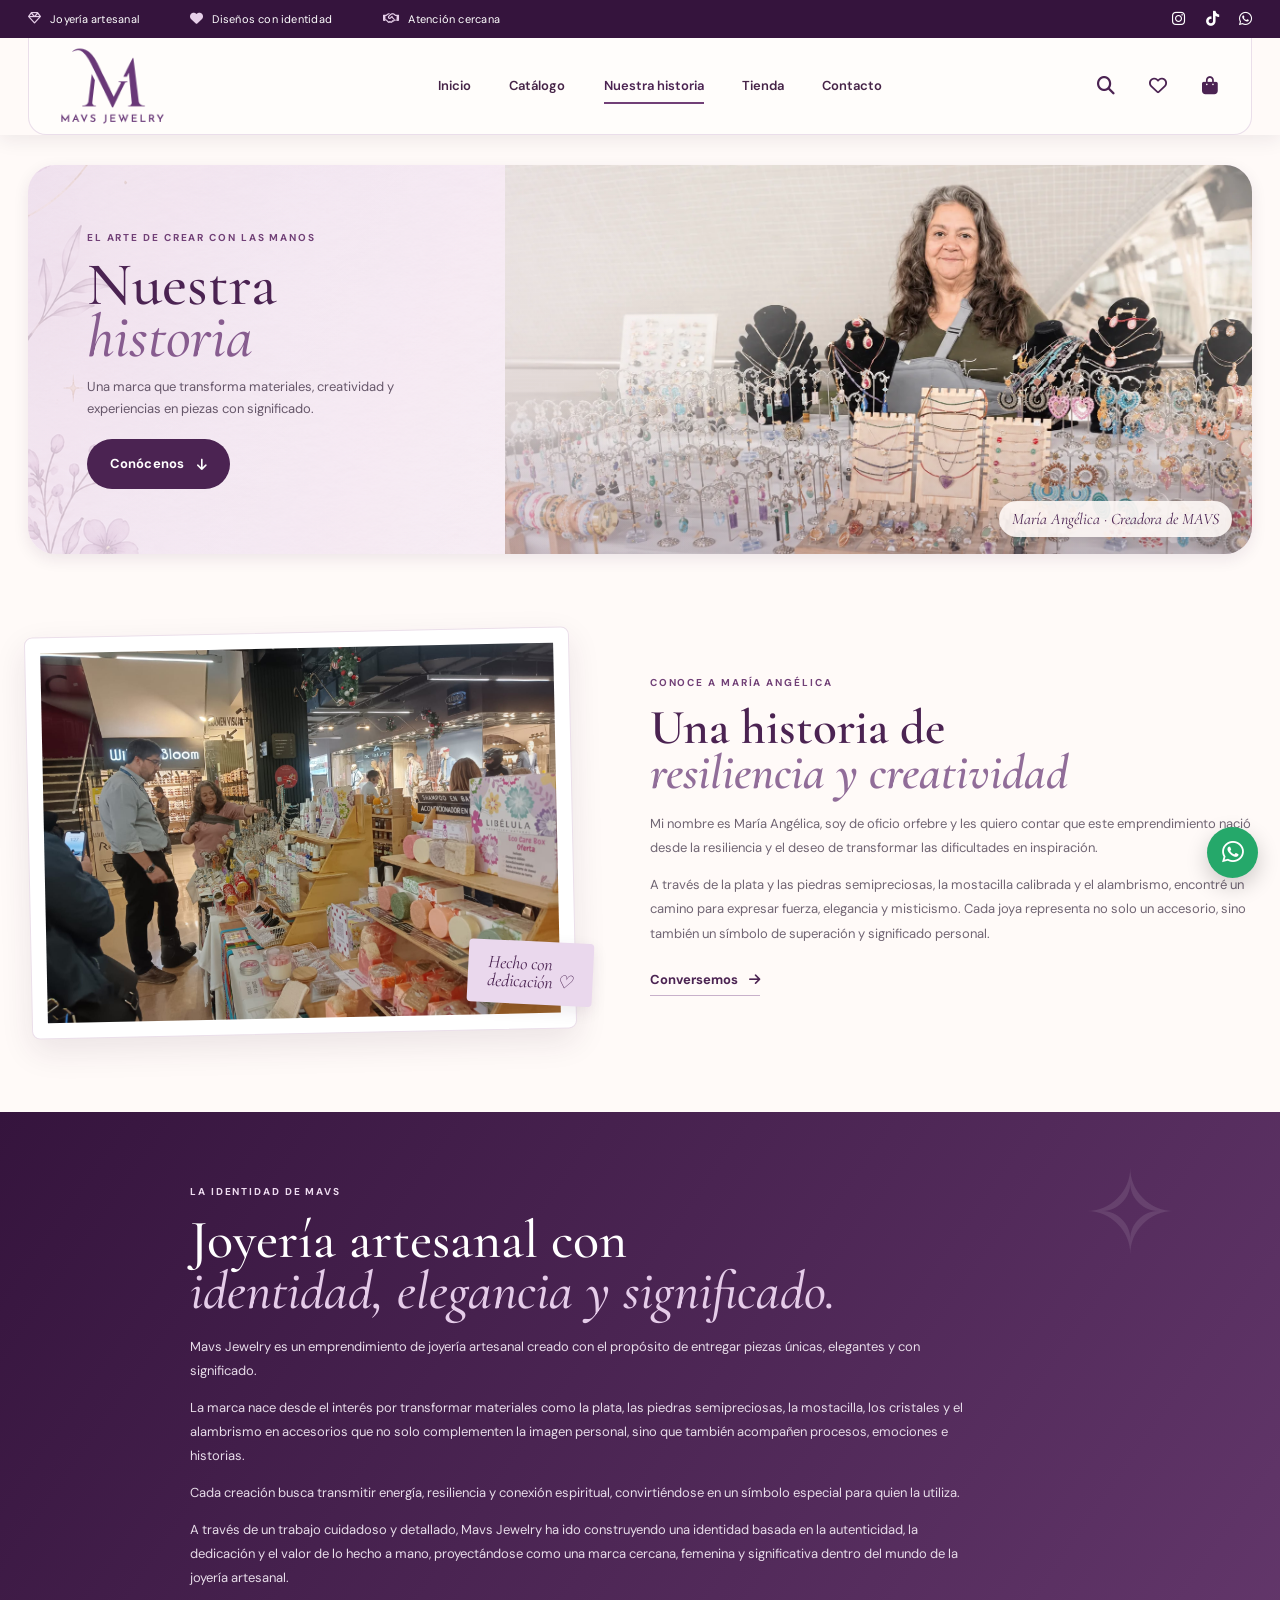
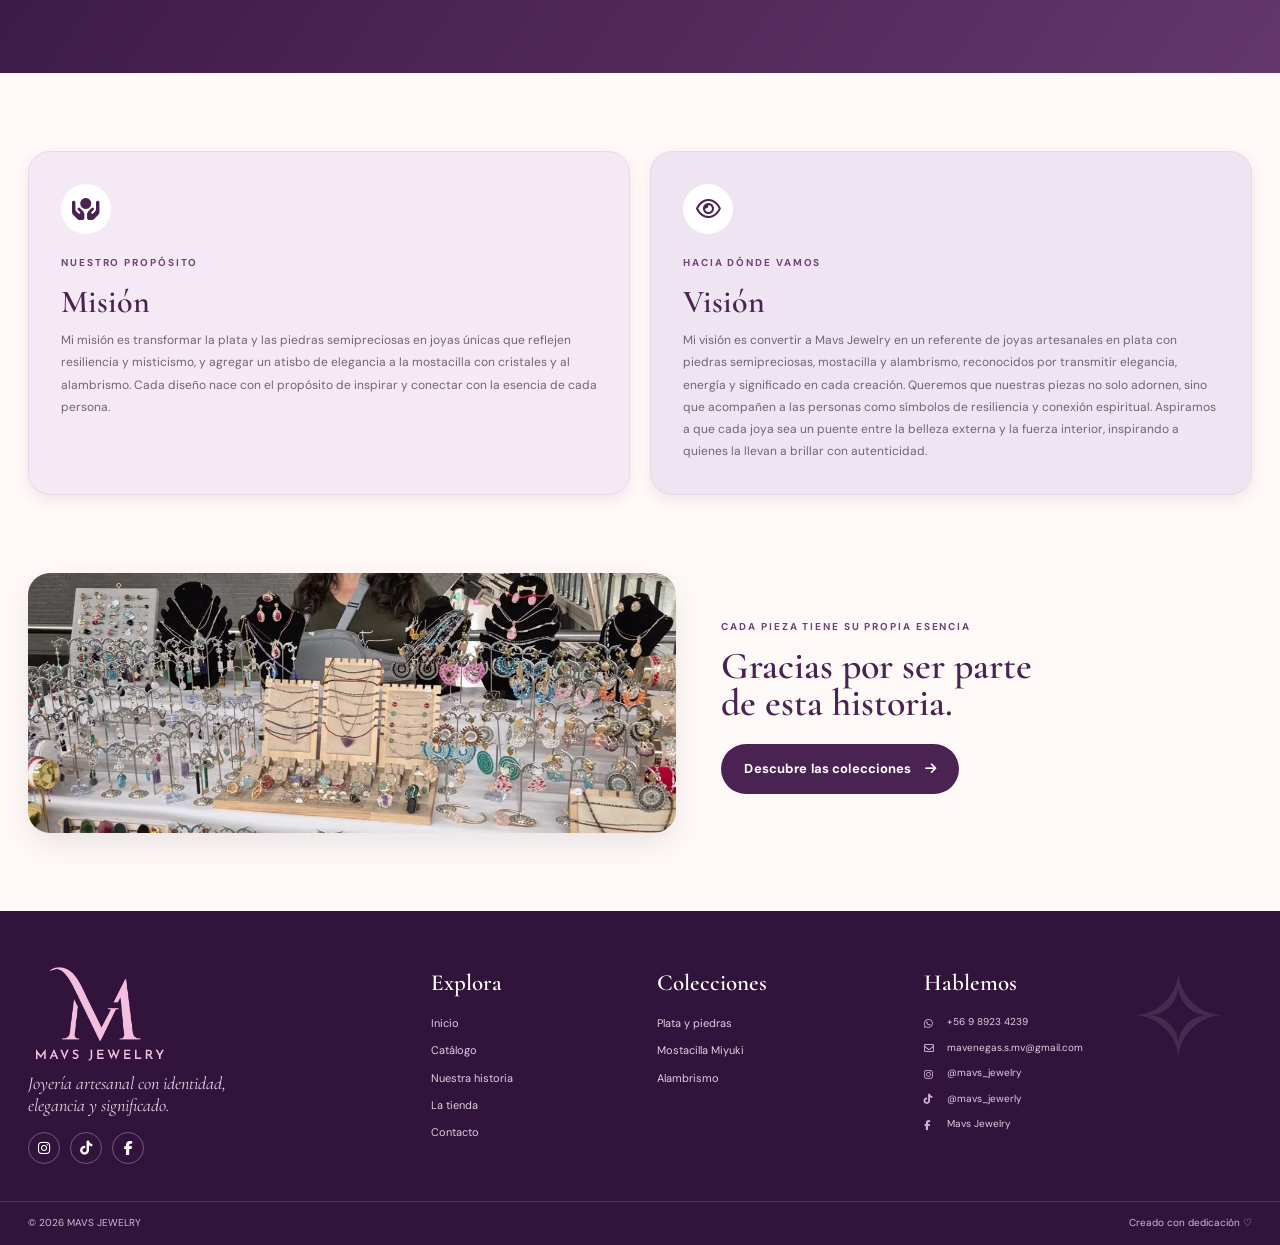
<file: nosotros.html>
<!doctype html>
<html lang="es">
<head>
  <meta charset="utf-8">
  <meta name="viewport" content="width=device-width, initial-scale=1">
  <meta name="theme-color" content="#48204f">
  <meta name="description" content="MAVS JEWELRY: joyería artesanal en plata, piedras semipreciosas, mostacilla Miyuki y alambrismo.">
  <title>Nuestra historia | MAVS JEWELRY</title>
  <link rel="preconnect" href="https://fonts.googleapis.com">
  <link rel="preconnect" href="https://fonts.gstatic.com" crossorigin>
  <link href="https://fonts.googleapis.com/css2?family=Cormorant+Garamond:wght@400;500;600;700&family=DM+Sans:wght@400;500;600;700&display=swap" rel="stylesheet">
  <link rel="stylesheet" href="https://cdnjs.cloudflare.com/ajax/libs/font-awesome/6.7.2/css/all.min.css">
  <link rel="stylesheet" href="css/mavs-site.css">
  
</head>
<body data-page="historia">
  <div id="site-header"></div>
  <main id="contenido">
<section class="page-masthead shell masthead-story">
  <div class="masthead-copy"><span class="eyebrow">EL ARTE DE CREAR CON LAS MANOS</span><h1>Nuestra<br><em>historia</em></h1><p>Una marca que transforma materiales, creatividad y experiencias en piezas con significado.</p><a class="button button-purple" href="#historia">Conócenos <i class="fa-solid fa-arrow-down"></i></a></div>
  <div class="masthead-image"><img src="images/mavs/slider-emprendedora-alt.webp" alt="María Angélica junto a sus creaciones de MAVS JEWELRY"><span class="image-note">María Angélica · Creadora de MAVS</span></div>
</section>
<section class="story-intro shell section-pad" id="historia">
  <div class="story-photo-frame"><img src="images/mavs/clientes/puesto-mavs.jpg" alt="María Angélica mostrando sus accesorios en el puesto MAVS JEWELRY"><span class="frame-sticker">Hecho con<br>dedicación ♡</span></div>
  <div class="story-text"><span class="eyebrow">CONOCE A MARÍA ANGÉLICA</span><h2>Una historia de<br><em>resiliencia y creatividad</em></h2><p>Mi nombre es María Angélica, soy de oficio orfebre y les quiero contar que este emprendimiento nació desde la resiliencia y el deseo de transformar las dificultades en inspiración.</p><p>A través de la plata y las piedras semipreciosas, la mostacilla calibrada y el alambrismo, encontré un camino para expresar fuerza, elegancia y misticismo. Cada joya representa no solo un accesorio, sino también un símbolo de superación y significado personal.</p><a class="text-link" href="contacto.html">Conversemos <i class="fa-solid fa-arrow-right"></i></a></div>
</section>
<section class="identity-band"><div class="shell identity-content"><span class="eyebrow eyebrow-light">LA IDENTIDAD DE MAVS</span><h2>Joyería artesanal con<br><em>identidad, elegancia y significado.</em></h2><p>Mavs Jewelry es un emprendimiento de joyería artesanal creado con el propósito de entregar piezas únicas, elegantes y con significado.</p><p>La marca nace desde el interés por transformar materiales como la plata, las piedras semipreciosas, la mostacilla, los cristales y el alambrismo en accesorios que no solo complementen la imagen personal, sino que también acompañen procesos, emociones e historias.</p><p>Cada creación busca transmitir energía, resiliencia y conexión espiritual, convirtiéndose en un símbolo especial para quien la utiliza.</p><p>A través de un trabajo cuidadoso y detallado, Mavs Jewelry ha ido construyendo una identidad basada en la autenticidad, la dedicación y el valor de lo hecho a mano, proyectándose como una marca cercana, femenina y significativa dentro del mundo de la joyería artesanal.</p></div></section>
<section class="mission-section shell section-pad"><article class="mission-card"><span class="mission-icon"><i class="fa-solid fa-hands-holding-circle"></i></span><span class="eyebrow">NUESTRO PROPÓSITO</span><h2>Misión</h2><p>Mi misión es transformar la plata y las piedras semipreciosas en joyas únicas que reflejen resiliencia y misticismo, y agregar un atisbo de elegancia a la mostacilla con cristales y al alambrismo. Cada diseño nace con el propósito de inspirar y conectar con la esencia de cada persona.</p></article><article class="mission-card mission-card-lilac"><span class="mission-icon"><i class="fa-regular fa-eye"></i></span><span class="eyebrow">HACIA DÓNDE VAMOS</span><h2>Visión</h2><p>Mi visión es convertir a Mavs Jewelry en un referente de joyas artesanales en plata con piedras semipreciosas, mostacilla y alambrismo, reconocidos por transmitir elegancia, energía y significado en cada creación. Queremos que nuestras piezas no solo adornen, sino que acompañen a las personas como símbolos de resiliencia y conexión espiritual. Aspiramos a que cada joya sea un puente entre la belleza externa y la fuerza interior, inspirando a quienes la llevan a brillar con autenticidad.</p></article></section>
<section class="story-bottom shell"><img src="images/mavs/identidad-trayectoria.webp" alt="Exhibición y colección de MAVS JEWELRY"><div><span class="eyebrow">CADA PIEZA TIENE SU PROPIA ESENCIA</span><h2>Gracias por ser parte<br>de esta historia.</h2><a class="button button-purple" href="galeria.html">Descubre las colecciones <i class="fa-solid fa-arrow-right"></i></a></div></section>
</main>
  <div id="site-footer"></div>
  <a class="whatsapp-float" href="https://wa.me/56989234239" target="_blank" rel="noopener" aria-label="Consultar por WhatsApp"><i class="fa-brands fa-whatsapp"></i></a>
  <script src="js/mavs-data.js"></script>
  <script src="js/mavs-site.js"></script>
</body>
</html>
</file>
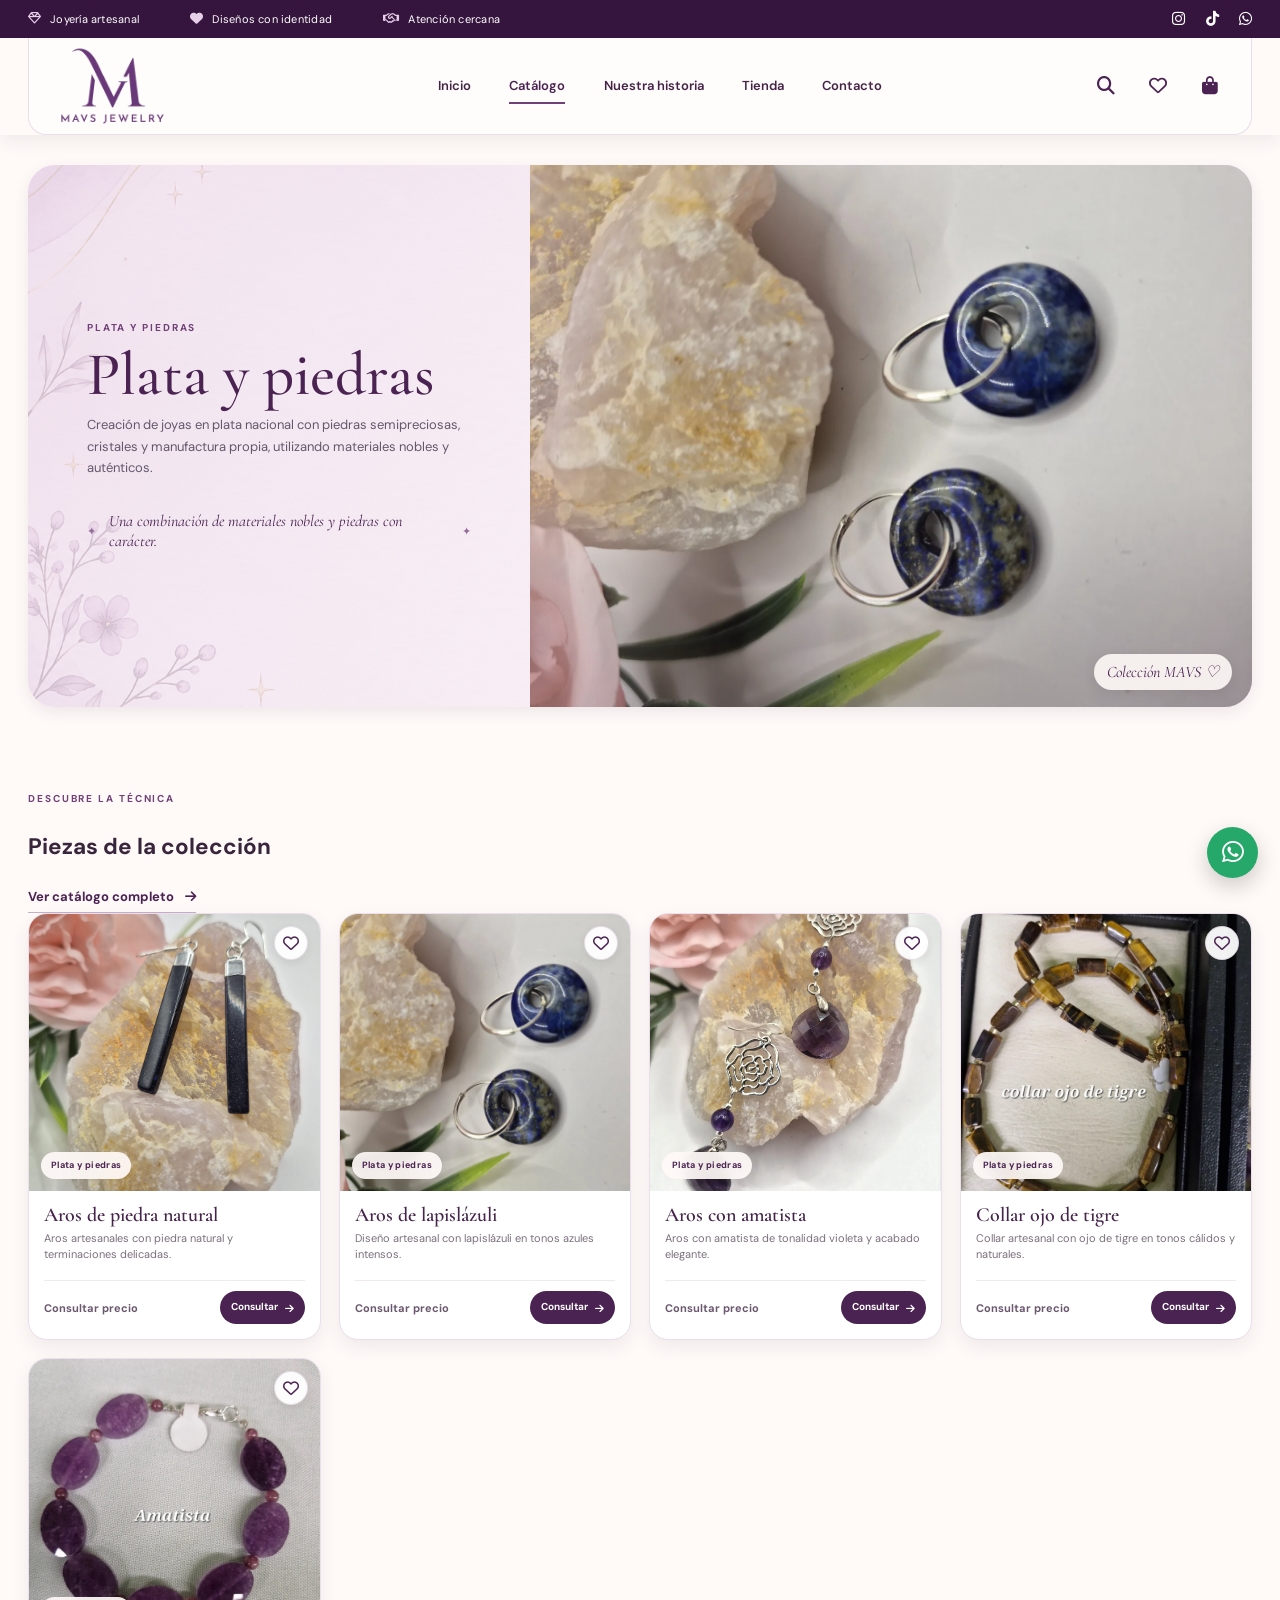
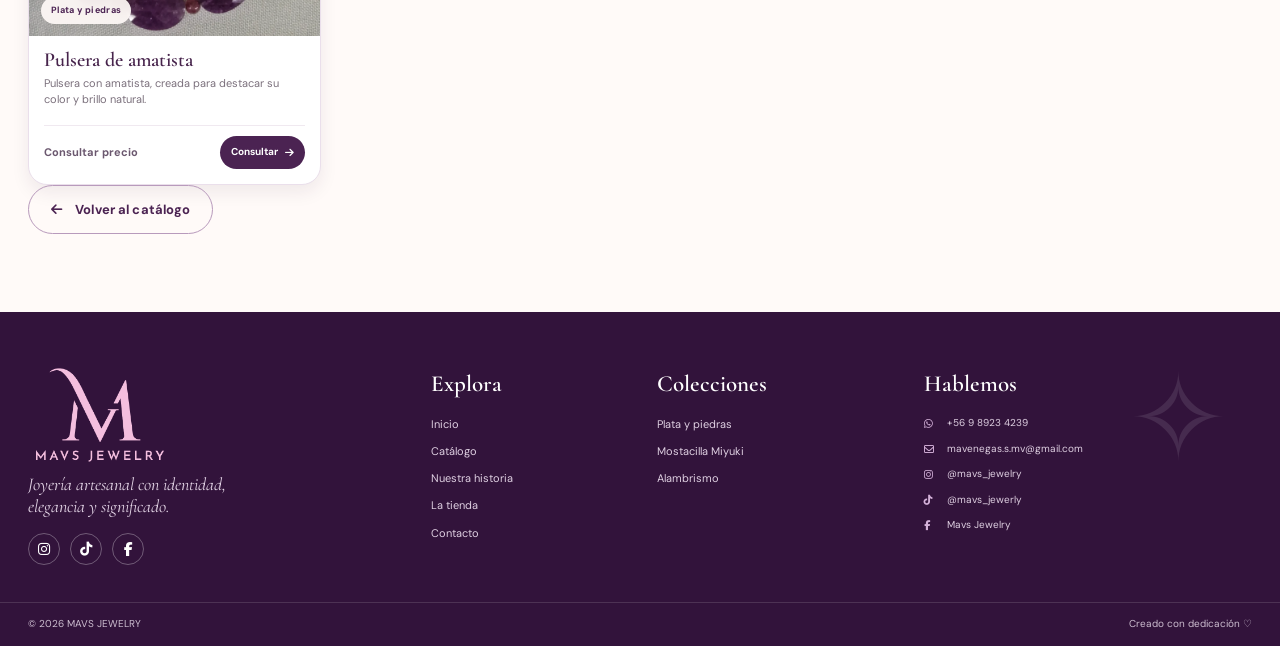
<file: plata-piedras.html>
<!doctype html>
<html lang="es">
<head>
  <meta charset="utf-8">
  <meta name="viewport" content="width=device-width, initial-scale=1">
  <meta name="theme-color" content="#48204f">
  <meta name="description" content="MAVS JEWELRY: joyería artesanal en plata, piedras semipreciosas, mostacilla Miyuki y alambrismo.">
  <title>Plata y piedras | MAVS JEWELRY</title>
  <link rel="preconnect" href="https://fonts.googleapis.com">
  <link rel="preconnect" href="https://fonts.gstatic.com" crossorigin>
  <link href="https://fonts.googleapis.com/css2?family=Cormorant+Garamond:wght@400;500;600;700&family=DM+Sans:wght@400;500;600;700&display=swap" rel="stylesheet">
  <link rel="stylesheet" href="https://cdnjs.cloudflare.com/ajax/libs/font-awesome/6.7.2/css/all.min.css">
  <link rel="stylesheet" href="css/mavs-site.css">
  
</head>
<body data-page="plata-piedras">
  <div id="site-header"></div>
  <main id="contenido">
<section class="page-masthead shell collection-masthead">
  <div class="masthead-copy"><span class="eyebrow">PLATA Y PIEDRAS</span><h1>Plata y piedras</h1><p>Creación de joyas en plata nacional con piedras semipreciosas, cristales y manufactura propia, utilizando materiales nobles y auténticos.</p><div class="collection-ornament">✦ <span>Una combinación de materiales nobles y piedras con carácter.</span> ✦</div></div>
  <div class="masthead-image"><img src="images/mavs/producto2.webp" alt="Colección Plata y piedras de MAVS JEWELRY"><span class="image-note">Colección MAVS ♡</span></div>
</section>
<section class="collection-products shell section-pad"><div class="collection-intro"><div><span class="eyebrow">DESCUBRE LA TÉCNICA</span><h2>Piezas de la colección</h2></div><a class="text-link" href="galeria.html">Ver catálogo completo <i class="fa-solid fa-arrow-right"></i></a></div><div class="product-grid" data-product-grid data-collection="plata-piedras"></div><div class="collection-return"><a class="button button-outline-purple" href="galeria.html"><i class="fa-solid fa-arrow-left"></i> Volver al catálogo</a></div></section>
</main>
  <div id="site-footer"></div>
  <a class="whatsapp-float" href="https://wa.me/56989234239" target="_blank" rel="noopener" aria-label="Consultar por WhatsApp"><i class="fa-brands fa-whatsapp"></i></a>
  <script src="js/mavs-data.js"></script>
  <script src="js/mavs-site.js"></script>
</body>
</html>
</file>
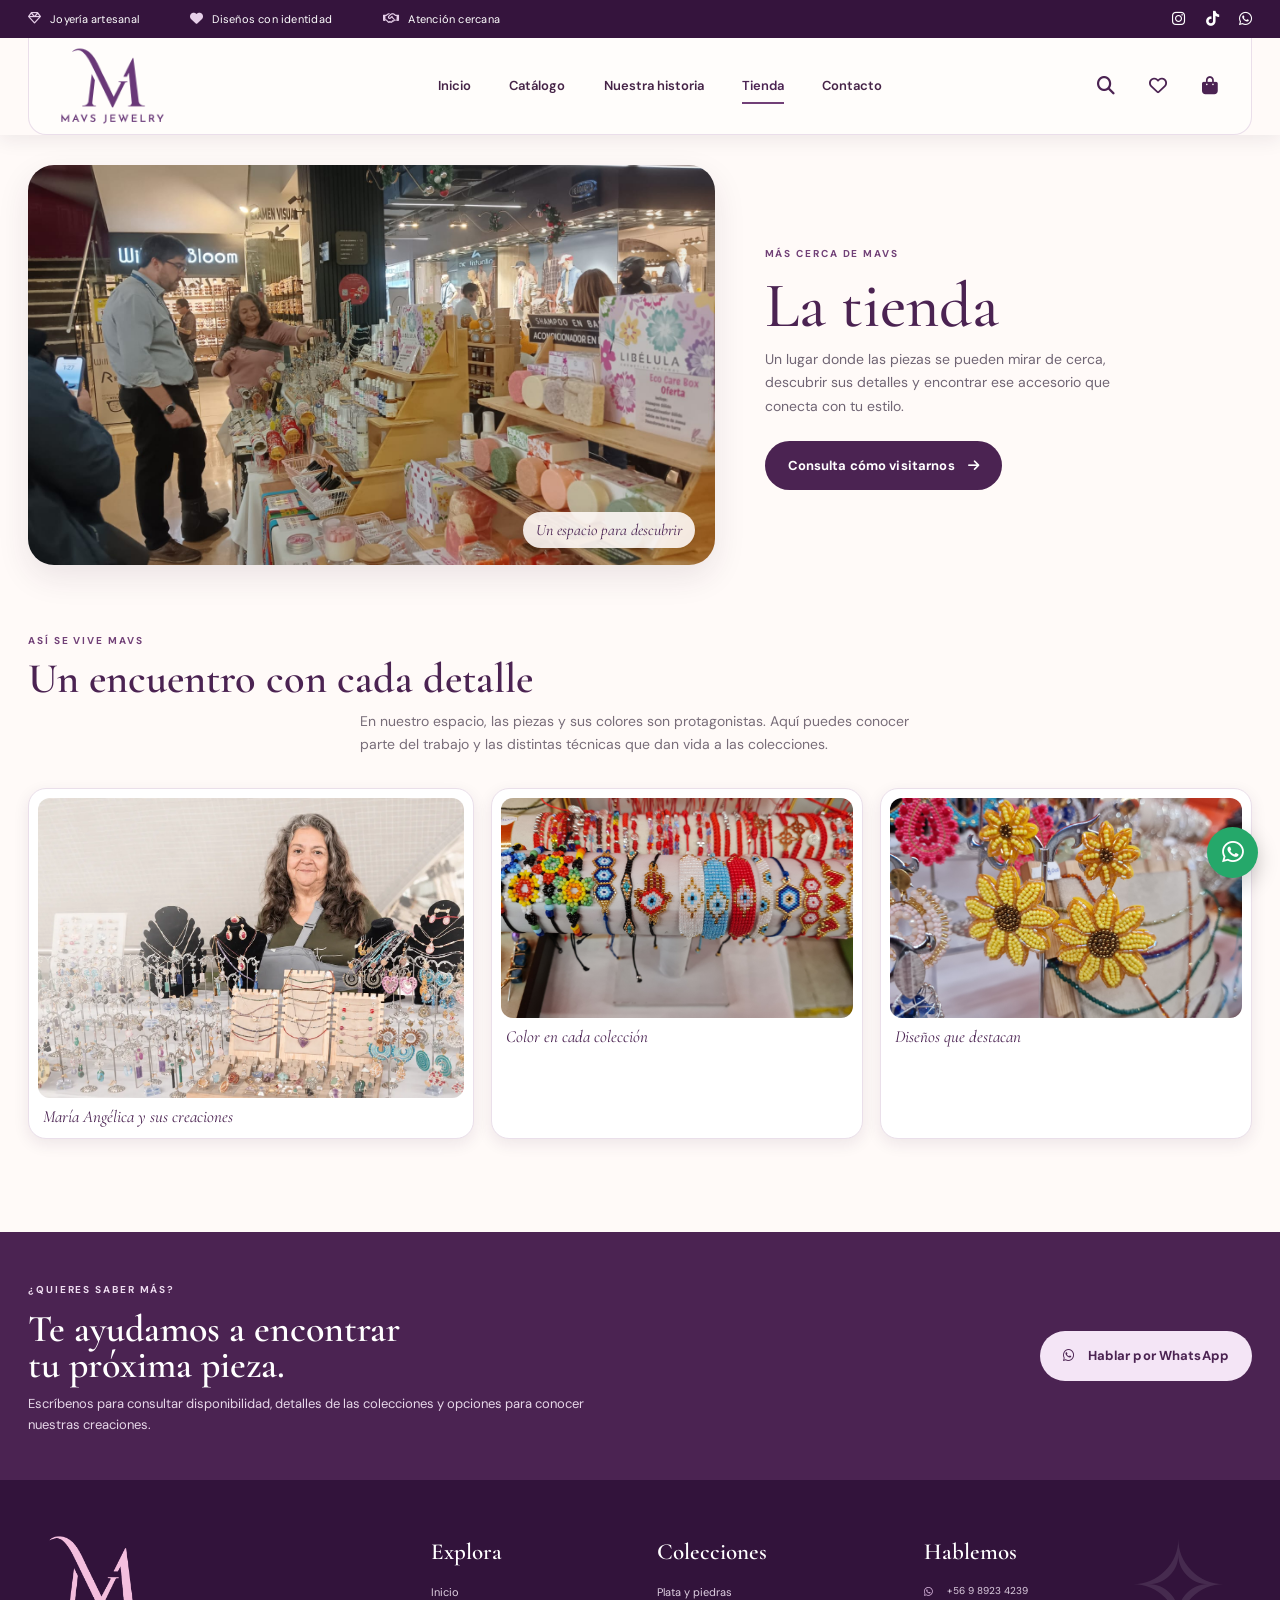
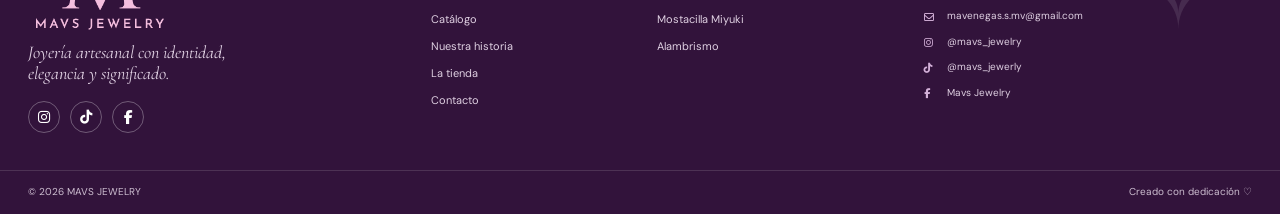
<file: tienda.html>
<!doctype html>
<html lang="es">
<head>
  <meta charset="utf-8">
  <meta name="viewport" content="width=device-width, initial-scale=1">
  <meta name="theme-color" content="#48204f">
  <meta name="description" content="MAVS JEWELRY: joyería artesanal en plata, piedras semipreciosas, mostacilla Miyuki y alambrismo.">
  <title>La tienda | MAVS JEWELRY</title>
  <link rel="preconnect" href="https://fonts.googleapis.com">
  <link rel="preconnect" href="https://fonts.gstatic.com" crossorigin>
  <link href="https://fonts.googleapis.com/css2?family=Cormorant+Garamond:wght@400;500;600;700&family=DM+Sans:wght@400;500;600;700&display=swap" rel="stylesheet">
  <link rel="stylesheet" href="https://cdnjs.cloudflare.com/ajax/libs/font-awesome/6.7.2/css/all.min.css">
  <link rel="stylesheet" href="css/mavs-site.css">
  
</head>
<body data-page="tienda">
  <div id="site-header"></div>
  <main id="contenido">
<section class="store-hero shell">
  <div class="store-hero-image"><img src="images/mavs/clientes/puesto-mavs.jpg" alt="Puesto de MAVS JEWELRY en un espacio comercial"><span class="image-note">Un espacio para descubrir</span></div>
  <div class="store-hero-copy"><span class="eyebrow">MÁS CERCA DE MAVS</span><h1>La tienda</h1><p>Un lugar donde las piezas se pueden mirar de cerca, descubrir sus detalles y encontrar ese accesorio que conecta con tu estilo.</p><a class="button button-purple" href="contacto.html">Consulta cómo visitarnos <i class="fa-solid fa-arrow-right"></i></a></div>
</section>
<section class="store-editorial shell section-pad">
  <div class="section-heading align-left"><span class="eyebrow">ASÍ SE VIVE MAVS</span><h2>Un encuentro con cada detalle</h2><p>En nuestro espacio, las piezas y sus colores son protagonistas. Aquí puedes conocer parte del trabajo y las distintas técnicas que dan vida a las colecciones.</p></div>
  <div class="store-gallery"><figure class="store-gallery-large"><img src="images/mavs/slider-emprendedora-alt.webp" alt="María Angélica junto a las piezas de MAVS"><figcaption>María Angélica y sus creaciones</figcaption></figure><figure><img src="images/mavs/clientes/pulseras-miyuki.jpg" alt="Variedad de pulseras tejidas"><figcaption>Color en cada colección</figcaption></figure><figure><img src="images/mavs/clientes/aros-girasol.jpg" alt="Aros artesanales con diseño de girasoles"><figcaption>Diseños que destacan</figcaption></figure></div>
</section>
<section class="store-visit"><div class="shell store-visit-inner"><div><span class="eyebrow eyebrow-light">¿QUIERES SABER MÁS?</span><h2>Te ayudamos a encontrar<br>tu próxima pieza.</h2><p>Escríbenos para consultar disponibilidad, detalles de las colecciones y opciones para conocer nuestras creaciones.</p></div><a class="button button-cream" href="https://wa.me/56989234239" target="_blank" rel="noopener"><i class="fa-brands fa-whatsapp"></i> Hablar por WhatsApp</a></div></section>
</main>
  <div id="site-footer"></div>
  <a class="whatsapp-float" href="https://wa.me/56989234239" target="_blank" rel="noopener" aria-label="Consultar por WhatsApp"><i class="fa-brands fa-whatsapp"></i></a>
  <script src="js/mavs-data.js"></script>
  <script src="js/mavs-site.js"></script>
</body>
</html>
</file>
<file: css/mavs-site.css>
:root{
  --plum:#4b2352;--plum-deep:#35143d;--plum-mid:#714077;--lilac:#eadcf0;--lilac-2:#f4ebf6;
  --cream:#fffaf8;--paper:#fffdfb;--gold:#b58a4c;--ink:#38243b;--muted:#786d79;--line:#e7dce8;
  --shadow:0 12px 32px rgba(56,27,63,.10);--soft-shadow:0 5px 16px rgba(56,27,63,.09);
  --serif:'Cormorant Garamond',Georgia,serif;--sans:'DM Sans',Arial,sans-serif;
}
*{box-sizing:border-box}html{scroll-behavior:smooth;scroll-padding-top:138px}body{margin:0;background:var(--cream);color:var(--ink);font-family:var(--sans);font-size:15px;line-height:1.65}img{display:block;max-width:100%}a{color:inherit;text-decoration:none}button,input,textarea{font:inherit}button{cursor:pointer}.shell{width:min(1320px,calc(100% - 56px));margin-inline:auto}.section-pad{padding-block:78px}
/* Shared header: same proportions and spacing on every page */
.site-header-inner{position:sticky;top:0;z-index:1000;background:rgba(255,250,248,.97);backdrop-filter:blur(16px);box-shadow:0 5px 18px rgba(42,20,46,.08)}
.topbar{background:var(--plum-deep);color:#fff}.topbar-inner{min-height:38px;width:min(1320px,calc(100% - 56px));margin:auto;display:flex;align-items:center;gap:clamp(20px,4vw,64px);font-size:11px;letter-spacing:.02em}.topbar-inner>span{display:flex;align-items:center;gap:9px;white-space:nowrap}.topbar-inner>span i{color:#e6cfe9;font-size:13px}.topbar-social{margin-left:auto;display:flex;align-items:center;gap:20px}.topbar-social a{font-size:15px;color:#fff;transition:color .2s}.topbar-social a:hover{color:#e8cbe9}
.nav-wrap{padding:0 28px}.nav-panel{width:min(1380px,100%);min-height:86px;margin:0 auto;display:grid;grid-template-columns:220px 1fr 150px;align-items:center;gap:24px;background:rgba(255,253,251,.96);border-radius:0 0 18px 18px;border:1px solid rgba(229,214,231,.8);border-top:0;padding:10px 26px 12px;}
.brand-link{width:180px;height:66px;display:flex;align-items:center;justify-content:flex-start}.brand-link img{width:174px;height:66px;object-fit:contain;object-position:left center}.main-nav ul{display:flex;align-items:center;justify-content:center;gap:clamp(18px,3vw,46px);padding:0;margin:0;list-style:none}.main-nav a{display:inline-flex;align-items:center;position:relative;padding:12px 0;color:#452347;font-size:13px;font-weight:600;white-space:nowrap}.main-nav a:after{content:"";position:absolute;left:50%;bottom:5px;width:0;height:2px;background:var(--plum-mid);transition:.25s}.main-nav a:hover:after,.main-nav a.active:after{width:100%;left:0}.main-nav a.active{color:var(--plum)}.nav-actions{display:flex;align-items:center;justify-content:flex-end;gap:22px}.nav-actions a{width:30px;height:34px;display:grid;place-items:center;color:var(--plum);font-size:18px;transition:transform .2s,color .2s}.nav-actions a:hover{color:var(--gold);transform:translateY(-2px)}.nav-toggle{display:none}
/* Common type and controls */
.eyebrow{display:inline-flex;align-items:center;gap:9px;color:var(--plum-mid);font-size:10px;font-weight:700;letter-spacing:.19em;text-transform:uppercase}.eyebrow-light{color:#eedcf0}.section-heading{text-align:center;margin:0 auto 32px}.section-heading .eyebrow{margin-bottom:7px}.section-heading h2{margin:0;color:var(--plum);font:600 clamp(32px,3.3vw,45px)/1.05 var(--serif)}.section-heading h2 b{color:#9669a0;font-weight:400}.section-heading p{color:var(--muted);margin:9px auto 0;max-width:560px;font-size:14px}.section-heading.align-left{text-align:left;margin-left:0}.button{display:inline-flex;align-items:center;justify-content:center;gap:13px;padding:13px 22px;border-radius:30px;border:1px solid transparent;font-size:13px;font-weight:700;letter-spacing:.01em;transition:transform .2s,box-shadow .2s,background .2s}.button:hover{transform:translateY(-2px);box-shadow:0 8px 18px rgba(37,10,43,.16)}.button-cream{background:#f4e5f6;color:var(--plum)}.button-purple{background:var(--plum);color:#fff}.button-purple:hover{background:#63336d;color:#fff}.button-outline-light{background:transparent;border-color:rgba(255,255,255,.75);color:#fff}.button-outline-light:hover{background:#fff;color:var(--plum)}.button-outline-purple{background:transparent;border-color:#b89abc;color:var(--plum)}.text-link{display:inline-flex;align-items:center;gap:11px;font-size:13px;color:var(--plum);font-weight:700;border-bottom:1px solid #c8b0ca;padding-bottom:5px}.text-link i{transition:transform .2s}.text-link:hover i{transform:translateX(4px)}.center-action{text-align:center;margin-top:34px}
/* Home page hero */
.home-hero{display:grid;grid-template-columns:.85fr 1.15fr;min-height:420px;margin-top:28px;border-radius:28px;overflow:hidden;background:var(--plum);box-shadow:var(--shadow);position:relative}.home-hero-copy{position:relative;display:flex;flex-direction:column;align-items:flex-start;justify-content:center;padding:52px clamp(32px,5vw,76px);background:radial-gradient(circle at 17% 10%,rgba(163,119,173,.27),transparent 34%),linear-gradient(135deg,#3c1745,#62356b);color:#fff;overflow:hidden}.hero-wordmark{display:flex;flex-direction:column;font:500 clamp(45px,5.3vw,74px)/.75 var(--serif);letter-spacing:.065em;margin:22px 0 12px;color:#fff}.hero-wordmark span{font:500 13px/1.5 var(--sans);letter-spacing:.42em;margin:15px 0 0 9px}.home-hero h1{font:500 clamp(28px,3.4vw,43px)/.98 var(--serif);margin:10px 0 14px;color:#fff}.home-hero h1 em{font-weight:400}.home-hero-copy p{font-size:14px;color:#f0e5f1;max-width:275px;margin:0 0 24px}.hero-spark{position:absolute;color:#cdaed5;opacity:.75;font-size:52px}.hero-spark-one{right:35px;top:42px}.hero-spark-two{left:23px;bottom:32px;font-size:26px}.home-hero-photo{position:relative;min-height:420px}.home-hero-photo:after{content:"";position:absolute;inset:0;background:linear-gradient(90deg,rgba(63,27,70,.13),transparent 45%),linear-gradient(0deg,rgba(42,20,46,.32),transparent 38%)}.home-hero-photo img{height:100%;width:100%;object-fit:cover;object-position:center 47%}.photo-caption{position:absolute;z-index:1;left:30px;bottom:24px;display:flex;flex-direction:column;color:white;text-shadow:0 1px 7px rgba(0,0,0,.45)}.photo-caption span{font:italic 18px var(--serif)}.photo-caption b{font-size:11px;font-weight:500;letter-spacing:.08em}
/* Home category tiles */
.category-strip{padding-top:50px;padding-bottom:56px}.compact-heading{margin-bottom:25px}.category-grid{display:grid;grid-template-columns:repeat(4,1fr);gap:18px}.category-tile{position:relative;min-height:125px;display:flex;flex-direction:column;align-items:center;justify-content:center;gap:2px;background:linear-gradient(145deg,#f4e9f5,#ead9ee);border:1px solid #eadceb;border-radius:23px;padding:18px 12px;color:var(--plum);transition:transform .25s,box-shadow .25s}.category-tile:hover{transform:translateY(-5px);box-shadow:var(--soft-shadow)}.category-icon{width:47px;height:43px;display:grid;place-items:center;font-size:26px;color:#704078}.category-tile strong{font:600 20px var(--serif)}.category-tile small{font-size:10px;color:#796b7d}.tile-arrow{position:absolute;right:15px;top:16px;font-size:11px;opacity:.45}
/* Products */
.favorites-section{background:linear-gradient(180deg,#fffaf9,#faf3fa)}.product-grid{display:grid;grid-template-columns:repeat(4,minmax(0,1fr));gap:18px}.product-card{min-width:0;overflow:hidden;border-radius:19px;background:#fff;border:1px solid #eadfeb;box-shadow:0 7px 18px rgba(53,24,61,.08);transition:transform .25s,box-shadow .25s}.product-card:hover{transform:translateY(-5px);box-shadow:0 15px 26px rgba(53,24,61,.13)}.product-image-wrap{position:relative;overflow:hidden;background:#eee5ed;aspect-ratio:1.05/1}.product-image-link{display:block;width:100%;height:100%}.product-image-wrap img{width:100%;height:100%;object-fit:cover;transition:transform .55s}.product-card:hover .product-image-wrap img{transform:scale(1.045)}.product-tag{position:absolute;left:12px;bottom:12px;background:rgba(255,250,248,.92);backdrop-filter:blur(6px);color:var(--plum);font-size:9px;letter-spacing:.04em;font-weight:700;padding:6px 10px;border-radius:20px}.favorite-button{position:absolute;right:12px;top:12px;width:34px;height:34px;border:1px solid rgba(79,35,83,.14);border-radius:50%;background:rgba(255,255,255,.94);color:var(--plum);display:grid;place-items:center;font-size:16px;box-shadow:0 3px 9px rgba(0,0,0,.08);transition:background .2s,color .2s}.favorite-button.is-favorite{background:var(--plum);color:#fff}.product-info{padding:14px 15px 15px;display:flex;flex-direction:column;gap:13px;min-height:148px;justify-content:space-between}.product-info h3{margin:0 0 4px;color:#47244c;font:600 20px/1.05 var(--serif)}.product-info p{margin:0;color:#7b707c;font-size:11px;line-height:1.5}.product-card-bottom{display:flex;align-items:center;justify-content:space-between;gap:8px;border-top:1px solid #f0e9f0;padding-top:10px}.price-label{font-size:11px;color:#6b586f;font-weight:700}.product-consult{display:inline-flex;align-items:center;gap:7px;border-radius:18px;background:var(--plum);color:#fff;padding:8px 11px;font-size:10px;font-weight:700;white-space:nowrap}.product-consult:hover{background:#72427c;color:#fff}.home-products .product-info{min-height:139px}
/* Brand story area */
.essence-section{position:relative;margin-top:0;background:radial-gradient(circle at 8% 12%,rgba(166,125,174,.23),transparent 20%),linear-gradient(135deg,#36163f,#57265f);color:#fff;padding:66px 0 70px;border-radius:80px 80px 0 0;overflow:hidden}.essence-section:before,.essence-section:after{position:absolute;color:rgba(234,211,238,.22);font-size:100px;line-height:1}.essence-section:before{content:'✧';left:22px;top:22px}.essence-section:after{content:'❧';right:12px;bottom:-24px}.essence-layout{display:grid;grid-template-columns:.72fr 1.28fr;align-items:center;gap:42px;position:relative;z-index:1}.essence-copy h2{font:500 clamp(40px,5vw,61px)/.92 var(--serif);color:#fff;margin:12px 0 18px}.essence-copy h2 em{color:#e4c8e8}.essence-copy p{max-width:365px;color:#e7d9e9;font-size:13px;margin:0 0 22px}.essence-gallery{display:grid;grid-template-columns:1.2fr 1fr 1fr;gap:13px;align-items:center}.essence-photo{height:225px;position:relative;margin:0;border:2px solid rgba(255,255,255,.65);border-radius:18px;overflow:hidden;box-shadow:0 7px 20px rgba(0,0,0,.16)}.essence-photo-tall{height:270px}.essence-photo img{height:100%;width:100%;object-fit:cover}.essence-photo figcaption{position:absolute;bottom:0;left:0;right:0;padding:16px 10px 9px;background:linear-gradient(transparent,rgba(35,12,40,.72));color:#fff;font:italic 16px var(--serif)}
.testimonials-section{background:#fffdfb}.video-grid{display:grid;grid-template-columns:repeat(3,1fr);gap:18px}.video-card{background:#f7eff7;border:1px solid #ebdfec;border-radius:18px;padding:10px;box-shadow:var(--soft-shadow)}.video-card video{width:100%;aspect-ratio:16/9;object-fit:cover;border-radius:12px;background:#2c1d2f}.video-card p{margin:7px 8px 3px;font:italic 17px var(--serif);color:var(--plum);text-align:center}.contact-ribbon{background:var(--plum);color:white;padding:34px 0}.ribbon-inner{display:flex;align-items:center;justify-content:space-between;gap:25px}.ribbon-inner h2{font:600 32px/1 var(--serif);color:white;margin:5px 0}.ribbon-inner p{margin:0;color:#e8dce9;font-size:12px}
/* Shared interior mastheads */
.page-masthead{position:relative;isolation:isolate;display:grid;grid-template-columns:.8fr 1.2fr;align-items:stretch;min-height:320px;margin-top:30px;border-radius:27px;overflow:hidden;background:linear-gradient(115deg,#f0e2f2,#f9eff9 52%,#e7d4eb);box-shadow:var(--soft-shadow)}.page-masthead:before{content:"";position:absolute;inset:0;background:url('../images/mavs/fondo-editorial.png') center/cover no-repeat;opacity:.22;z-index:-1}.masthead-copy{position:relative;z-index:2;display:flex;flex-direction:column;align-items:flex-start;justify-content:center;padding:42px clamp(28px,4.6vw,65px)}.masthead-copy h1{font:500 clamp(43px,5vw,61px)/.86 var(--serif);color:var(--plum);margin:12px 0 13px}.masthead-copy h1 em{color:#875c8f}.masthead-copy p{max-width:390px;color:#66576a;font-size:13px;margin:0 0 20px}.masthead-image{position:relative;min-height:320px;overflow:hidden}.masthead-image:before{content:"";position:absolute;z-index:1;inset:0;background:linear-gradient(90deg,rgba(238,223,241,.2),transparent 26%),linear-gradient(0deg,rgba(49,21,55,.2),transparent 40%)}.masthead-image img{width:100%;height:100%;min-height:320px;object-fit:cover}.image-note{position:absolute;right:20px;bottom:17px;z-index:2;border-radius:18px;padding:8px 13px;background:rgba(255,250,248,.89);color:var(--plum);font:italic 16px var(--serif);box-shadow:0 3px 13px rgba(0,0,0,.08)}.masthead-links{display:flex;align-items:center;gap:18px}.masthead-links span{color:#9a75a0;font-size:26px}.masthead-catalog .masthead-image img{object-position:center 42%}.masthead-story{grid-template-columns:.78fr 1.22fr}.masthead-story .masthead-image img{object-position:center 38%}.masthead-contact{grid-template-columns:.82fr 1.18fr}.contact-handwritten{font:italic 18px var(--serif);color:#91699a}.collection-masthead{grid-template-columns:.82fr 1.18fr}.collection-ornament{display:flex;align-items:center;gap:13px;color:#936c9b;font-size:11px;margin-top:13px}.collection-ornament span{font:italic 16px var(--serif);color:var(--plum)}
/* Catalog page */
.catalog-section{padding-top:66px}.catalog-layout{display:grid;grid-template-columns:235px 1fr;gap:30px;align-items:start}.filter-panel{background:#f5edf6;border:1px solid #e8dce9;border-radius:20px;padding:20px;position:sticky;top:150px}.filter-panel-head{margin-bottom:18px}.filter-panel h3{font:600 24px var(--serif);color:var(--plum);margin:7px 0 10px}.filter-button{width:100%;display:flex;justify-content:space-between;align-items:center;text-align:left;border:0;background:transparent;border-radius:10px;padding:10px 11px;color:#625365;font-size:12px;margin:2px 0}.filter-button span{font-size:10px;background:#e7d9ea;border-radius:20px;padding:2px 7px}.filter-button:hover,.filter-button.active{background:var(--plum);color:white}.filter-button.active span{background:rgba(255,255,255,.18);color:white}.filter-divider{height:1px;background:#decedf;margin:17px 0}.check-filter{display:flex;align-items:center;gap:9px;margin:9px 0;color:#625365;font-size:12px}.check-filter input{accent-color:var(--plum);width:15px;height:15px}.clear-filters{border:0;background:transparent;color:var(--plum-mid);font-size:11px;font-weight:700;text-decoration:underline;margin-top:15px;padding:5px 0}.catalog-results-head{display:flex;align-items:center;justify-content:space-between;gap:12px;margin:0 0 16px;padding:0 2px}.catalog-results-head p{margin:0;color:#837687;font-size:12px}.catalog-results-head p strong{color:var(--plum)}.favorite-filter{border:1px solid #dccbdf;background:white;color:var(--plum);padding:8px 13px;border-radius:18px;font-size:11px;font-weight:700}.favorite-filter.active{background:var(--plum);color:white}.catalog-products{grid-template-columns:repeat(3,minmax(0,1fr));gap:16px}.catalog-products .product-info h3{font-size:19px}.empty-state{padding:35px;text-align:center;color:var(--muted);background:#f8f1f8;border-radius:15px}
/* Story page */
.story-intro{display:grid;grid-template-columns:.95fr 1.05fr;align-items:center;gap:clamp(30px,6vw,80px)}.story-photo-frame{position:relative;padding:15px;background:#fff;border:1px solid #ebdfea;border-radius:8px;box-shadow:var(--shadow);transform:rotate(-1.2deg)}.story-photo-frame img{width:100%;height:370px;object-fit:cover;object-position:center}.frame-sticker{position:absolute;right:-18px;bottom:24px;background:#ead8ed;color:var(--plum);padding:13px 20px;border-radius:4px;box-shadow:var(--soft-shadow);font:italic 18px/1.02 var(--serif);transform:rotate(4deg)}.story-text h2{font:600 clamp(34px,4vw,49px)/.92 var(--serif);color:var(--plum);margin:11px 0 17px}.story-text h2 em{color:#916d99}.story-text p{font-size:13px;color:#706573;line-height:1.85}.story-text .text-link{margin-top:10px}.identity-band{position:relative;background:linear-gradient(125deg,#35143d,#63376b);color:white;padding:66px 0 70px;overflow:hidden}.identity-band:after{content:'✧';position:absolute;right:8%;top:8px;font-size:115px;color:rgba(255,255,255,.1)}.identity-content{max-width:900px}.identity-content h2{font:500 clamp(36px,4.5vw,54px)/.94 var(--serif);margin:13px 0 18px;color:white}.identity-content h2 em{color:#e5cce9}.identity-content p{max-width:790px;color:#e7dce9;font-size:13px;line-height:1.85}.mission-section{display:grid;grid-template-columns:1fr 1fr;gap:20px}.mission-card{background:#f4e9f5;padding:32px;border:1px solid #e8d8ea;border-radius:22px;box-shadow:var(--soft-shadow)}.mission-card-lilac{background:#efe4f2}.mission-icon{display:grid;place-items:center;width:50px;height:50px;border-radius:50%;background:white;color:var(--plum);font-size:22px;margin-bottom:15px}.mission-card h2{font:600 32px var(--serif);color:var(--plum);margin:8px 0}.mission-card p{font-size:12px;color:#716477;line-height:1.85;margin:0}.story-bottom{display:grid;grid-template-columns:1.1fr .9fr;align-items:center;gap:45px;padding-bottom:78px}.story-bottom img{width:100%;height:260px;object-fit:cover;border-radius:22px;box-shadow:var(--shadow)}.story-bottom h2{font:600 38px/.98 var(--serif);color:var(--plum);margin:10px 0 22px}
/* Store page */
.store-hero{margin-top:30px;display:grid;grid-template-columns:1.15fr .85fr;gap:30px;align-items:center}.store-hero-image{position:relative;height:400px;border-radius:26px;overflow:hidden;box-shadow:var(--shadow)}.store-hero-image img{width:100%;height:100%;object-fit:cover;object-position:center}.store-hero-copy{padding:25px 20px}.store-hero-copy h1{font:500 clamp(48px,5vw,64px)/.9 var(--serif);color:var(--plum);margin:12px 0}.store-hero-copy p{font-size:14px;color:#706574;max-width:400px;margin-bottom:23px}.store-editorial{padding-top:62px}.store-gallery{display:grid;grid-template-columns:1.2fr 1fr 1fr;gap:17px}.store-gallery figure{margin:0;background:white;border:1px solid #eadfea;border-radius:18px;padding:9px;box-shadow:var(--soft-shadow)}.store-gallery img{width:100%;height:220px;object-fit:cover;border-radius:12px}.store-gallery-large img{height:300px}.store-gallery figcaption{font:italic 17px var(--serif);color:var(--plum);padding:8px 5px 2px}.store-visit{background:var(--plum);color:#fff;padding:44px 0;margin-top:15px}.store-visit-inner{display:flex;align-items:center;justify-content:space-between;gap:25px}.store-visit h2{font:600 38px/.95 var(--serif);margin:10px 0;color:white}.store-visit p{max-width:600px;color:#e7d8e9;font-size:13px;margin:0}
/* Contact page */
.contact-layout{display:grid;grid-template-columns:.9fr 1.1fr;gap:clamp(28px,5vw,70px);align-items:start}.contact-channels h2,.contact-form-card h2{font:600 38px/.95 var(--serif);color:var(--plum);margin:8px 0 11px}.contact-channels>p,.contact-form-card>p{font-size:13px;color:#776b79;margin:0 0 21px}.contact-channel{display:flex;align-items:center;gap:13px;padding:13px 14px;background:#f5edf6;border:1px solid #ebdfec;border-radius:15px;margin:10px 0;transition:transform .2s,background .2s}.contact-channel:hover{transform:translateX(4px);background:#efe2f1}.channel-icon{width:43px;height:43px;display:grid;place-items:center;border-radius:50%;background:white;color:var(--plum);font-size:19px}.contact-channel span:nth-child(2){display:flex;flex-direction:column;flex:1}.contact-channel strong{font:600 19px var(--serif);color:var(--plum)}.contact-channel small{font-size:11px;color:#776c7a}.contact-channel>i:last-child{font-size:12px;color:#9978a0}.contact-form-card{padding:30px;background:#fff;border:1px solid #eadfea;border-radius:22px;box-shadow:var(--shadow)}.contact-form-card form{display:grid;grid-template-columns:1fr;gap:7px}.contact-form-card label{font-size:11px;font-weight:700;color:#5c4760;margin-top:8px}.contact-form-card input,.contact-form-card textarea{width:100%;border:1px solid #d9c8dc;background:#fffcff;border-radius:10px;padding:12px 14px;color:var(--ink);outline:0;font-size:12px}.contact-form-card input:focus,.contact-form-card textarea:focus{border-color:#966ca0;box-shadow:0 0 0 3px rgba(151,108,160,.12)}.contact-form-card textarea{resize:vertical}.form-submit{margin-top:12px;width:100%}.form-note{font-size:10px!important;line-height:1.5;margin:12px 0 0!important;color:#8a7e8b!important}.form-note i{margin-right:5px}.contact-signoff{padding:48px 0 60px;text-align:center;background:#f7eef7}.contact-signoff h2{font:italic 34px var(--serif);color:var(--plum);margin:5px}.contact-signoff p{font-size:12px;color:#86758b;margin:0}.decor-star{font-size:28px;color:#ad8bb3}
/* Footer and floating contact */
.site-footer{background:#32133b;color:#fff;padding:48px 0 0;position:relative;overflow:hidden}.site-footer:before{content:'✧';position:absolute;right:4%;top:8px;color:rgba(255,255,255,.1);font-size:120px}.footer-grid{display:grid;grid-template-columns:1.35fr .7fr .85fr 1.2fr;gap:35px;position:relative;z-index:1;padding-bottom:37px}.footer-brand img{width:150px;height:110px;object-fit:contain;object-position:left center}.footer-brand p{max-width:240px;font:italic 18px/1.2 var(--serif);color:#e2d3e5;margin:4px 0 16px}.footer-social{display:flex;gap:10px}.footer-social a{width:32px;height:32px;border:1px solid rgba(255,255,255,.3);border-radius:50%;display:grid;place-items:center;color:#fff;font-size:14px}.footer-social a:hover{background:#fff;color:var(--plum)}.footer-column{display:flex;flex-direction:column;gap:9px;padding-top:10px}.footer-column h3{font:600 23px var(--serif);color:#fff;margin:0 0 8px}.footer-column>a{font-size:11px;color:#dfd0e2;display:flex;align-items:center;gap:8px;word-break:break-word}.footer-column>a:hover{color:#fff;text-decoration:underline}.footer-contact>a{font-size:10px}.footer-contact>a i{width:15px;color:#d4b1d9}.footer-bottom{border-top:1px solid rgba(255,255,255,.13);padding:13px 0;color:#cdbed0;font-size:10px}.footer-bottom .shell{display:flex;justify-content:space-between;gap:15px}.whatsapp-float{position:fixed;z-index:900;right:22px;bottom:22px;width:51px;height:51px;border-radius:50%;display:grid;place-items:center;color:white;background:#25a86a;font-size:25px;box-shadow:0 8px 22px rgba(0,0,0,.2);transition:transform .2s}.whatsapp-float:hover{color:#fff;transform:translateY(-4px)}
@media(max-width:1050px){.nav-panel{grid-template-columns:170px 1fr 110px;gap:12px;padding-inline:18px}.brand-link{width:150px}.brand-link img{width:145px}.main-nav ul{gap:20px}.main-nav a{font-size:12px}.nav-actions{gap:12px}.product-grid{grid-template-columns:repeat(2,minmax(0,1fr))}.catalog-products{grid-template-columns:repeat(2,minmax(0,1fr))}.essence-layout{grid-template-columns:.8fr 1.2fr;gap:25px}.footer-grid{grid-template-columns:1.2fr .7fr .8fr 1fr;gap:20px}}
@media(max-width:760px){html{scroll-padding-top:100px}.shell{width:min(100% - 30px,600px)}.section-pad{padding-block:54px}.topbar-inner{width:calc(100% - 30px);min-height:32px;gap:13px;justify-content:center;font-size:9px}.topbar-inner>span:nth-child(2){display:none}.topbar-inner>span:nth-child(3){display:none}.topbar-social{margin-left:6px;gap:14px}.nav-wrap{padding:0 10px}.nav-panel{min-height:70px;grid-template-columns:1fr auto auto;gap:10px;padding:6px 13px 8px;border-radius:0 0 14px 14px}.brand-link{width:132px;height:55px}.brand-link img{width:128px;height:55px}.nav-toggle{display:flex;flex-direction:column;justify-content:center;gap:5px;width:38px;height:38px;border:1px solid #e3d4e5;background:#f8f0f8;border-radius:50%;padding:9px}.nav-toggle span{display:block;width:100%;height:2px;background:var(--plum);transition:transform .2s,opacity .2s}.nav-toggle.is-open span:nth-child(1){transform:translateY(7px) rotate(45deg)}.nav-toggle.is-open span:nth-child(2){opacity:0}.nav-toggle.is-open span:nth-child(3){transform:translateY(-7px) rotate(-45deg)}.main-nav{display:none;position:absolute;top:calc(100% - 1px);left:10px;right:10px;background:#fffdfb;border:1px solid #e7dce8;border-radius:0 0 17px 17px;padding:10px 20px 18px;box-shadow:var(--shadow)}.main-nav.is-open{display:block}.main-nav ul{display:flex;flex-direction:column;align-items:stretch;gap:0}.main-nav a{display:block;padding:10px 5px;border-bottom:1px solid #f0e8f1}.main-nav a:after{display:none}.main-nav a.active{color:#9b6ba3}.nav-actions{gap:7px}.nav-actions a{font-size:15px;width:26px}.home-hero{grid-template-columns:1fr;margin-top:15px;border-radius:20px}.home-hero-copy{padding:32px 27px 35px;min-height:300px}.hero-wordmark{font-size:57px;margin-top:16px}.home-hero h1{font-size:35px}.home-hero-photo{min-height:270px;height:270px}.photo-caption{left:18px;bottom:15px}.category-strip{padding-top:42px;padding-bottom:42px}.category-grid{grid-template-columns:repeat(2,1fr);gap:10px}.category-tile{min-height:112px;border-radius:17px}.category-tile strong{font-size:18px}.section-heading h2{font-size:34px}.section-heading p{font-size:12px}.product-grid,.catalog-products{grid-template-columns:repeat(2,minmax(0,1fr));gap:11px}.product-card{border-radius:14px}.product-image-wrap{aspect-ratio:1/1}.product-info{padding:10px;min-height:142px}.product-info h3{font-size:17px}.product-info p{font-size:10px}.product-card-bottom{align-items:flex-start;flex-direction:column;gap:7px}.favorite-button{width:31px;height:31px;right:8px;top:8px}.product-tag{left:8px;bottom:8px;font-size:8px;padding:5px 7px}.essence-section{border-radius:42px 42px 0 0;padding:48px 0}.essence-layout{grid-template-columns:1fr;gap:28px}.essence-copy h2{font-size:48px}.essence-gallery{gap:8px;grid-template-columns:1fr 1fr}.essence-photo{height:170px}.essence-photo-tall{grid-column:span 2;height:220px}.essence-photo figcaption{font-size:13px}.video-grid{grid-template-columns:1fr;gap:12px}.video-card video{max-height:240px}.ribbon-inner,.store-visit-inner{align-items:flex-start;flex-direction:column}.ribbon-inner h2{font-size:28px}.page-masthead{grid-template-columns:1fr;margin-top:15px;border-radius:20px;min-height:auto}.masthead-copy{padding:30px 25px 25px}.masthead-copy h1{font-size:46px}.masthead-image,.masthead-image img{min-height:220px;height:220px}.image-note{right:12px;bottom:12px;font-size:14px}.catalog-section{padding-top:44px}.catalog-layout{grid-template-columns:1fr;gap:20px}.filter-panel{position:static;padding:15px}.filter-panel-head{margin-bottom:8px}.filter-panel h3{font-size:21px}.filter-button{display:inline-flex;width:auto;margin:3px 3px 3px 0;padding:8px 12px;border:1px solid #e1d3e3}.filter-button span{margin-left:5px}.filter-divider{margin:12px 0}.check-filter{display:inline-flex;margin:3px 10px 3px 0}.clear-filters{display:block}.catalog-results-head{margin-bottom:10px}.catalog-results-head p{font-size:11px}.favorite-filter{font-size:10px}.story-intro{grid-template-columns:1fr;gap:28px}.story-photo-frame img{height:270px}.story-text h2{font-size:39px}.identity-band{padding:48px 0}.identity-content h2{font-size:39px}.identity-content p{font-size:12px}.mission-section{grid-template-columns:1fr}.mission-card{padding:24px}.story-bottom{grid-template-columns:1fr;gap:24px;padding-bottom:52px}.story-bottom img{height:210px}.story-bottom h2{font-size:34px}.store-hero{grid-template-columns:1fr;gap:10px;margin-top:15px}.store-hero-image{height:260px}.store-hero-copy{padding:15px 5px 5px}.store-hero-copy h1{font-size:49px}.store-gallery{grid-template-columns:1fr 1fr;gap:10px}.store-gallery-large{grid-column:span 2}.store-gallery img{height:170px}.store-gallery-large img{height:230px}.store-gallery figcaption{font-size:15px}.store-visit h2{font-size:34px}.contact-layout{grid-template-columns:1fr;gap:28px}.contact-form-card{padding:22px}.contact-channels h2,.contact-form-card h2{font-size:34px}.contact-signoff h2{font-size:28px}.footer-grid{grid-template-columns:1fr 1fr;gap:28px 16px}.footer-brand{grid-column:span 2}.footer-brand img{height:85px}.footer-column h3{font-size:21px}.footer-bottom .shell{font-size:9px}.whatsapp-float{right:14px;bottom:14px;width:46px;height:46px}}
@media(max-width:390px){.nav-actions{gap:2px}.nav-actions a{width:23px}.product-info h3{font-size:15px}.product-consult{font-size:9px;padding:7px 9px}.masthead-copy h1{font-size:42px}}
/* Extra visual language from the original MAVS concepts */
.benefit-strip{display:grid;grid-template-columns:repeat(4,1fr);margin-top:42px;border:1px solid #e7d9e9;background:linear-gradient(100deg,#f7edf7,#fff9fb);border-radius:18px;padding:18px 12px;box-shadow:0 4px 15px rgba(56,27,63,.05)}
.benefit-strip>div{display:flex;align-items:center;justify-content:center;gap:12px;padding:4px 10px;border-right:1px solid #ddcde0;color:var(--plum)}.benefit-strip>div:last-child{border:0}.benefit-strip>div>i{font-size:24px;color:#84588d}.benefit-strip span{display:flex;flex-direction:column}.benefit-strip strong{font:600 18px var(--serif)}.benefit-strip small{font-size:10px;color:#87788a}
.instagram-section{background:#fbf5fb}.instagram-layout{display:grid;grid-template-columns:.72fr 1.28fr;gap:38px;align-items:center}.instagram-copy h2{font:500 48px/.9 var(--serif);color:var(--plum);margin:10px 0}.instagram-copy h2 em{color:#90699a}.instagram-copy p{font-size:13px;color:#776c79;max-width:280px;margin-bottom:18px}.instagram-gallery{display:grid;grid-template-columns:repeat(4,1fr);gap:12px}.instagram-gallery a{height:172px;display:block;overflow:hidden;border-radius:15px;border:3px solid white;box-shadow:var(--soft-shadow)}.instagram-gallery img{width:100%;height:100%;object-fit:cover;transition:transform .4s}.instagram-gallery a:hover img{transform:scale(1.06)}
@media(max-width:760px){.benefit-strip{grid-template-columns:1fr 1fr;gap:10px;margin-top:28px;padding:14px 8px}.benefit-strip>div{justify-content:flex-start;border-right:0;padding:6px 8px}.benefit-strip>div:nth-child(odd){border-right:1px solid #ddcde0}.benefit-strip>div>i{font-size:19px}.benefit-strip strong{font-size:16px}.benefit-strip small{font-size:9px}.instagram-layout{grid-template-columns:1fr;gap:22px}.instagram-copy h2{font-size:43px}.instagram-gallery{grid-template-columns:repeat(2,1fr);gap:9px}.instagram-gallery a{height:155px}}
/* Header behavior: the complete two-level header stays at the top on every page. */
#site-header{position:sticky;top:0;z-index:1000}
.site-header-inner{position:relative;top:auto;z-index:auto}
.nav-panel{min-height:96px;padding-top:4px;padding-bottom:4px;grid-template-columns:190px 1fr 150px}
.brand-link{width:145px;height:88px}
.brand-link img{width:116px;height:88px;object-fit:contain;object-position:left center}
@media(max-width:1050px){.nav-panel{grid-template-columns:145px 1fr 110px;min-height:88px}.brand-link{width:125px;height:82px}.brand-link img{width:108px;height:82px}}
@media(max-width:760px){#site-header{position:sticky}.nav-panel{min-height:70px;grid-template-columns:1fr auto auto}.brand-link{width:100px;height:55px}.brand-link img{width:74px;height:55px}}
</file>
